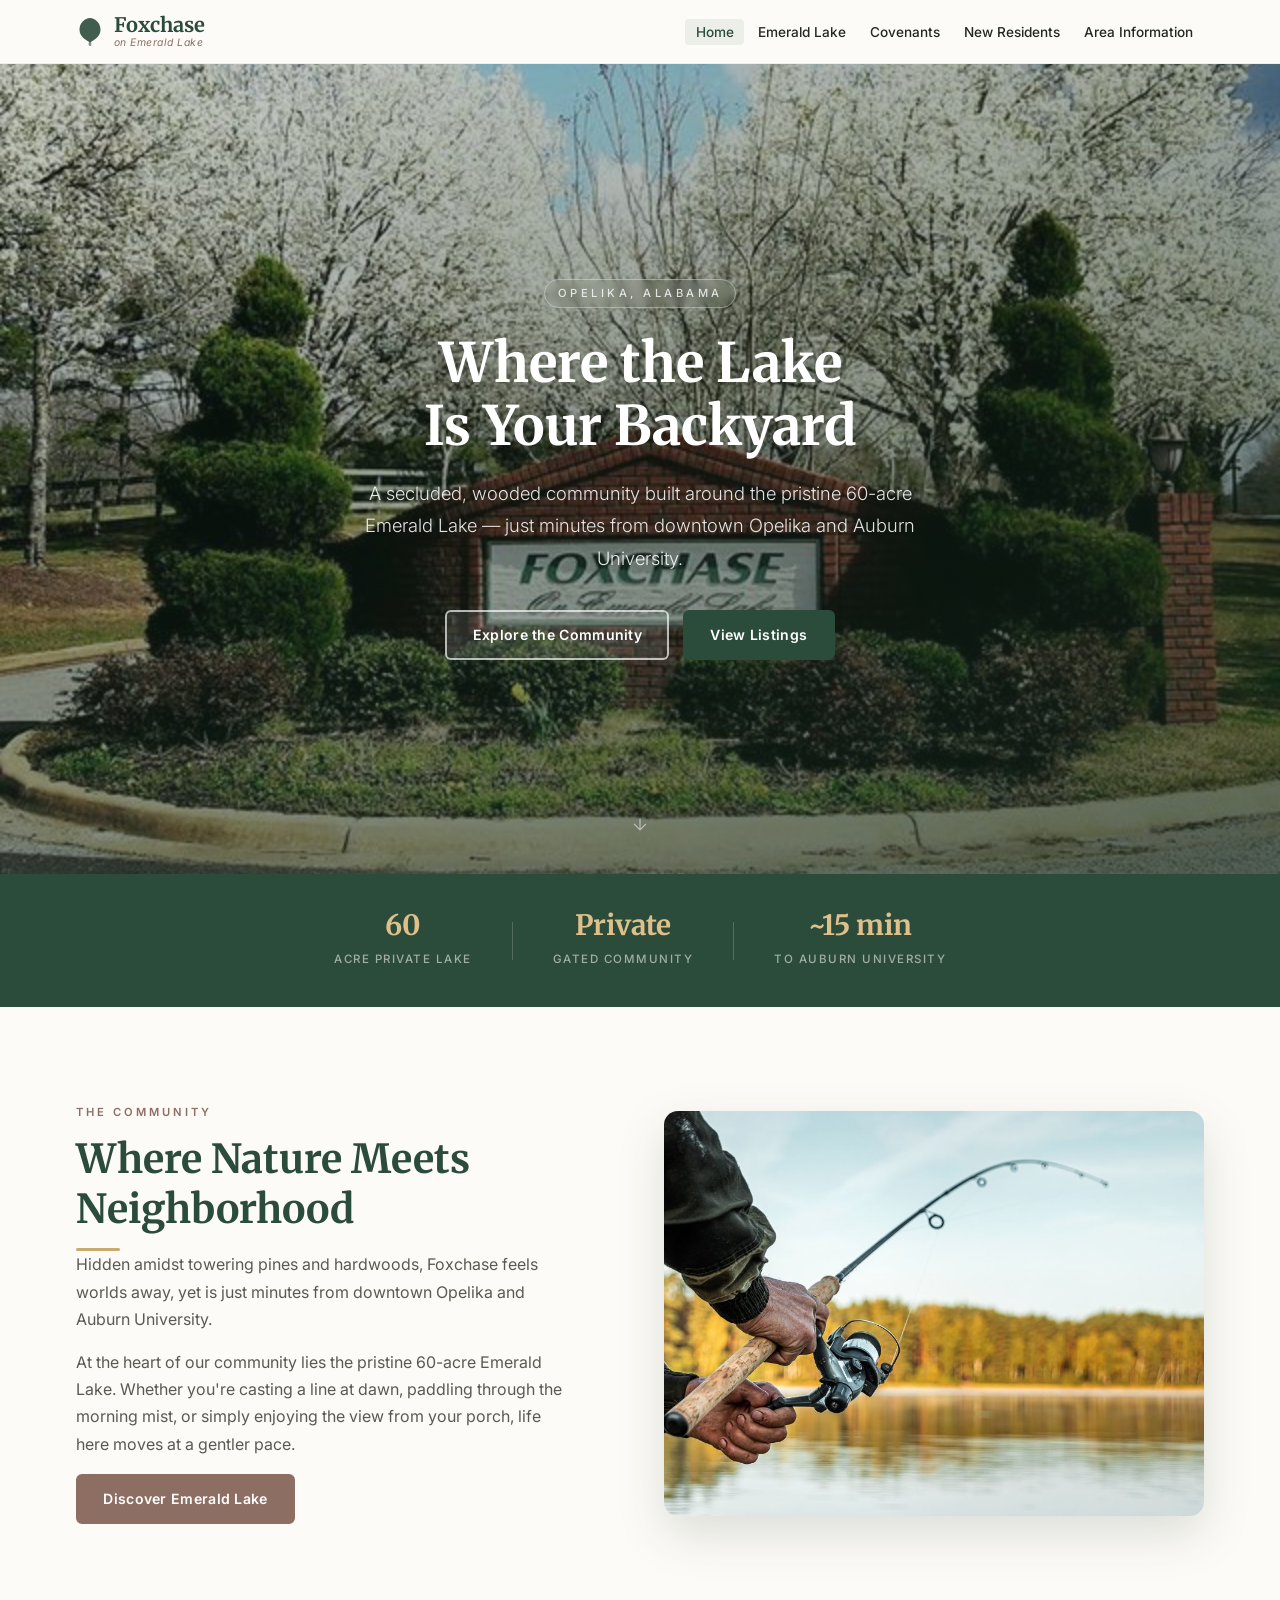
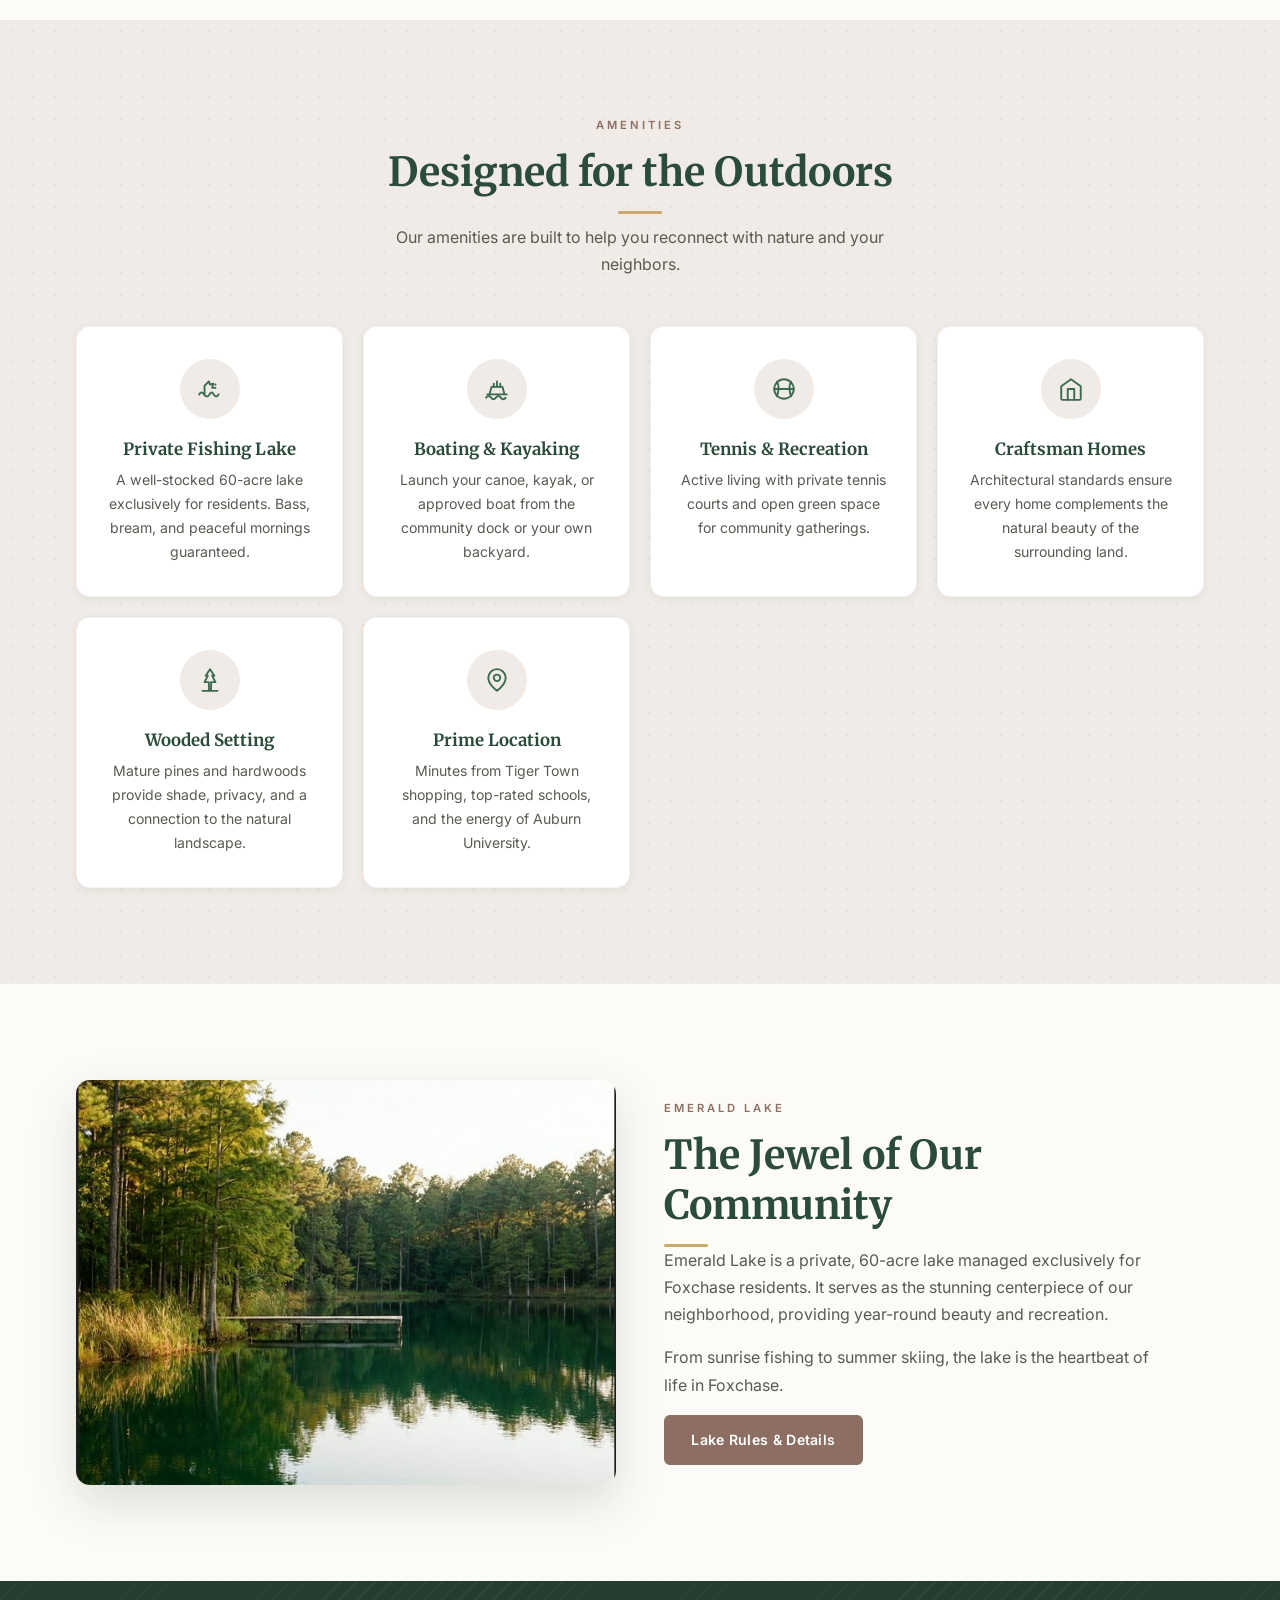
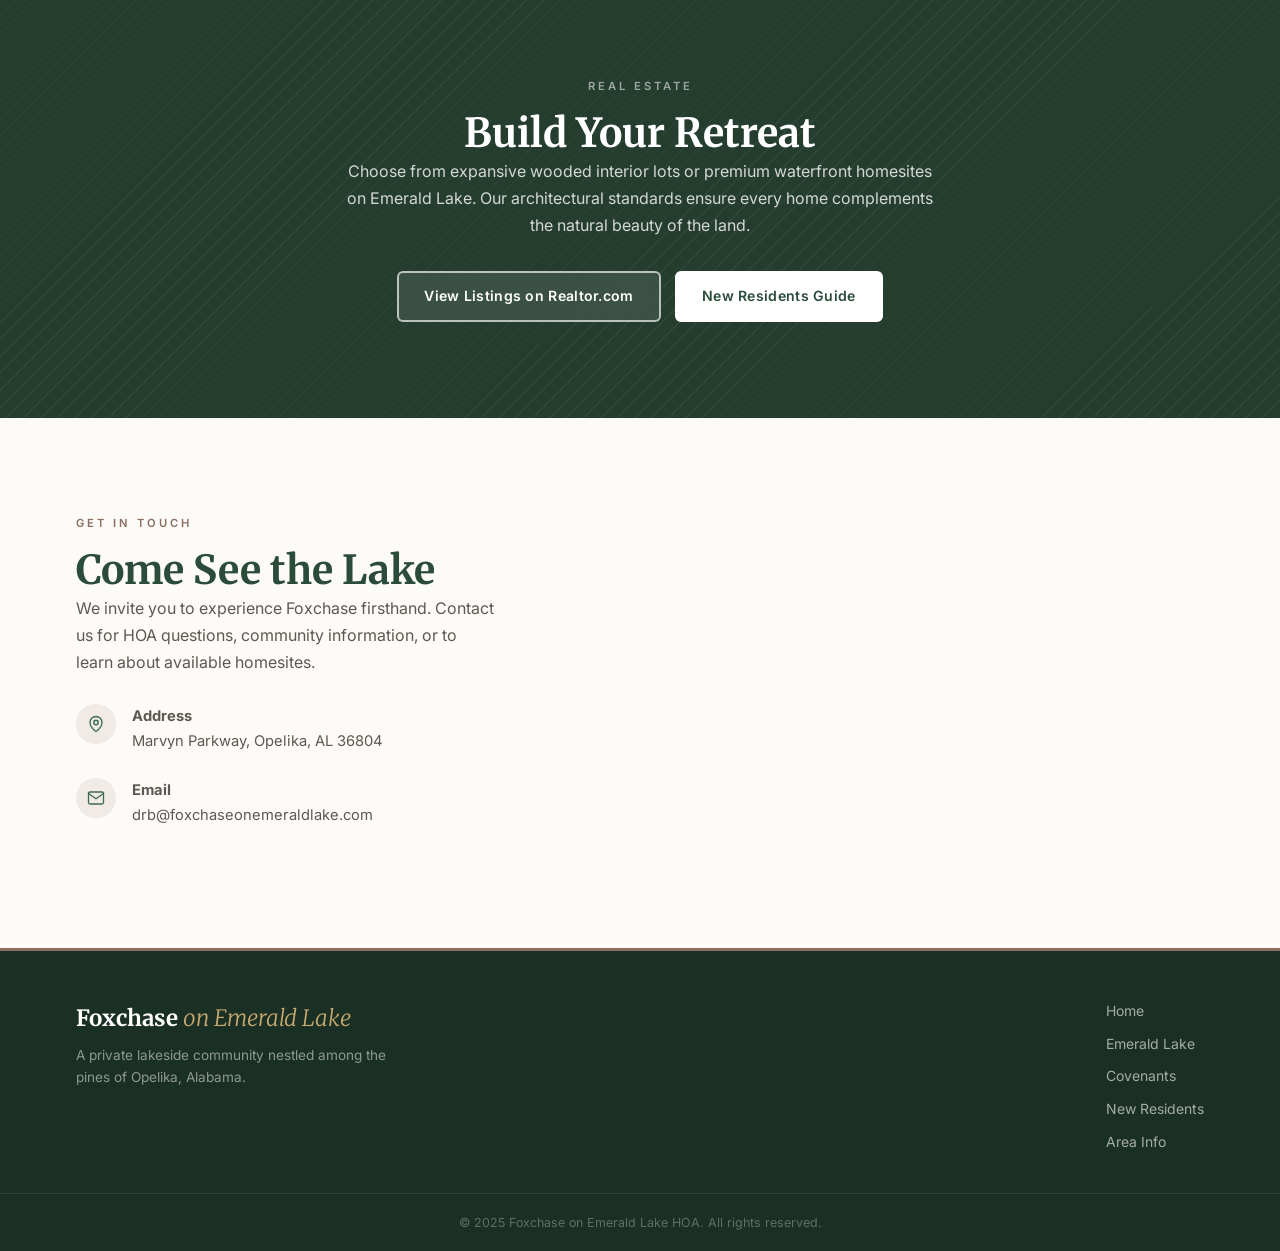
<file: index.html>
<!DOCTYPE html>
<html lang="en">

<head>
    <meta charset="UTF-8">
    <meta name="viewport" content="width=device-width, initial-scale=1.0">
    <title>Foxchase on Emerald Lake | Lakeside Living in Opelika, AL</title>
    <meta name="description"
        content="Discover Foxchase on Emerald Lake — a secluded, wooded community in Opelika, AL featuring a 60-acre private lake and craftsman homes.">
    <link rel="stylesheet" href="styles.css">
    <link rel="preconnect" href="https://fonts.googleapis.com">
    <link rel="preconnect" href="https://fonts.gstatic.com" crossorigin>
    <link href="https://fonts.googleapis.com/css2?family=Merriweather:ital,wght@0,300;0,400;0,700;1,300&family=Inter:wght@300;400;500;600&display=swap" rel="stylesheet">
    <script src="script.js" defer></script>
</head>

<body>

    <!-- ── HEADER ──────────────────────────────────────────── -->
    <header class="site-header">
        <div class="container header-container">
            <a href="index.html" class="logo">
                <svg class="logo-mark" viewBox="0 0 32 36" fill="none" xmlns="http://www.w3.org/2000/svg" aria-hidden="true">
                    <path d="M16 2C10 2 4 8 4 15C4 20 7 24.5 11.5 27L16 30L20.5 27C25 24.5 28 20 28 15C28 8 22 2 16 2Z" fill="currentColor" opacity="0.9"/>
                    <rect x="14.5" y="29" width="3" height="5" rx="1.5" fill="currentColor" opacity="0.6"/>
                </svg>
                <div class="logo-text">
                    Foxchase
                    <span class="logo-sub">on Emerald Lake</span>
                </div>
            </a>
            <nav class="main-nav">
                <button class="mobile-menu-toggle" aria-label="Toggle navigation">
                    <span class="bar"></span>
                    <span class="bar"></span>
                    <span class="bar"></span>
                </button>
                <ul class="nav-links">
                    <li><a href="index.html" class="active">Home</a></li>
                    <li><a href="emerald-lake.html">Emerald Lake</a></li>
                    <li><a href="covenants.html">Covenants</a></li>
                    <li><a href="new-residents.html">New Residents</a></li>
                    <li><a href="area-info.html">Area Information</a></li>
                </ul>
            </nav>
        </div>
    </header>

    <main>

        <!-- ── HERO ────────────────────────────────────────── -->
        <section class="hero-section">
            <div class="hero-bg">
                <img src="images/frontentrance3.jpg" alt="Foxchase Front Entrance" loading="eager">
            </div>
            <div class="hero-overlay"></div>
            <div class="container hero-content">
                <span class="hero-eyebrow">Opelika, Alabama</span>
                <h1 class="fade-in-up">Where the Lake<br>Is Your Backyard</h1>
                <p class="fade-in-up delay-1">A secluded, wooded community built around the pristine 60-acre Emerald Lake — just minutes from downtown Opelika and Auburn University.</p>
                <div class="hero-actions fade-in-up delay-2">
                    <a href="#about" class="btn btn-outline">Explore the Community</a>
                    <a href="https://www.realtor.com/realestateandhomes-search/Opelika_AL/keyword-Foxchase"
                        target="_blank" rel="noopener noreferrer" class="btn btn-primary">View Listings</a>
                </div>
            </div>
            <div class="hero-scroll-hint" aria-hidden="true">
                <svg viewBox="0 0 24 24" fill="none" stroke="currentColor" stroke-width="1.5" width="20" height="20">
                    <path d="M12 5v14M5 12l7 7 7-7"/>
                </svg>
            </div>
        </section>

        <!-- ── STAT STRIP ───────────────────────────────────── -->
        <div class="stat-strip">
            <div class="container stat-strip-inner">
                <div class="stat-item">
                    <span class="stat-num">60</span>
                    <span class="stat-label">Acre Private Lake</span>
                </div>
                <div class="stat-divider"></div>
                <div class="stat-item">
                    <span class="stat-num">Private</span>
                    <span class="stat-label">Gated Community</span>
                </div>
                <div class="stat-divider"></div>
                <div class="stat-item">
                    <span class="stat-num">~15 min</span>
                    <span class="stat-label">to Auburn University</span>
                </div>
            </div>
        </div>

        <!-- ── ABOUT ────────────────────────────────────────── -->
        <section id="about" class="section about-section">
            <div class="container grid-2-col">
                <div class="content-block">
                    <span class="overline">The Community</span>
                    <h2>Where Nature Meets Neighborhood</h2>
                    <p>Hidden amidst towering pines and hardwoods, Foxchase feels worlds away, yet is just minutes from downtown Opelika and Auburn University.</p>
                    <p>At the heart of our community lies the pristine 60-acre Emerald Lake. Whether you're casting a line at dawn, paddling through the morning mist, or simply enjoying the view from your porch, life here moves at a gentler pace.</p>
                    <a href="emerald-lake.html" class="btn btn-secondary">Discover Emerald Lake</a>
                </div>
                <div class="image-block">
                    <img src="images/fishingonthelake.jpg" alt="Fishing on Emerald Lake">
                </div>
            </div>
        </section>

        <!-- ── AMENITIES ─────────────────────────────────────── -->
        <section id="amenities" class="section amenities-section">
            <div class="container">
                <div class="section-header text-center">
                    <span class="overline">Amenities</span>
                    <h2>Designed for the Outdoors</h2>
                    <p>Our amenities are built to help you reconnect with nature and your neighbors.</p>
                </div>
                <div class="amenities-grid">

                    <div class="amenity-card">
                        <div class="amenity-icon">
                            <svg viewBox="0 0 24 24" fill="none" stroke="currentColor" stroke-width="1.75" stroke-linecap="round" stroke-linejoin="round" aria-hidden="true">
                                <path d="M2 17c1.5-2.5 3-2.5 4.5 0S10 19.5 11.5 17 14 14.5 15.5 17s3 2.5 4.5 0"/>
                                <path d="M7 17V9l4-4 1 3 3-1-1 4h3"/>
                                <circle cx="17" cy="8" r="1" fill="currentColor" stroke="none"/>
                            </svg>
                        </div>
                        <h3>Private Fishing Lake</h3>
                        <p>A well-stocked 60-acre lake exclusively for residents. Bass, bream, and peaceful mornings guaranteed.</p>
                    </div>

                    <div class="amenity-card">
                        <div class="amenity-icon">
                            <svg viewBox="0 0 24 24" fill="none" stroke="currentColor" stroke-width="1.75" stroke-linecap="round" stroke-linejoin="round" aria-hidden="true">
                                <path d="M3 17h18M5 17l2-7h10l2 7"/>
                                <path d="M9 10V7M12 10V5M15 10V7"/>
                                <path d="M2 20c1.5-2 3-2 4.5 0s3 2 4.5 0 3-2 4.5 0 3 2 4.5 0"/>
                            </svg>
                        </div>
                        <h3>Boating &amp; Kayaking</h3>
                        <p>Launch your canoe, kayak, or approved boat from the community dock or your own backyard.</p>
                    </div>

                    <div class="amenity-card">
                        <div class="amenity-icon">
                            <svg viewBox="0 0 24 24" fill="none" stroke="currentColor" stroke-width="1.75" stroke-linecap="round" stroke-linejoin="round" aria-hidden="true">
                                <circle cx="12" cy="12" r="9"/>
                                <path d="M5.4 5.4c2 2 2 9.2 0 13.2M18.6 5.4c-2 2-2 9.2 0 13.2"/>
                                <path d="M3 12h18"/>
                            </svg>
                        </div>
                        <h3>Tennis &amp; Recreation</h3>
                        <p>Active living with private tennis courts and open green space for community gatherings.</p>
                    </div>

                    <div class="amenity-card">
                        <div class="amenity-icon">
                            <svg viewBox="0 0 24 24" fill="none" stroke="currentColor" stroke-width="1.75" stroke-linecap="round" stroke-linejoin="round" aria-hidden="true">
                                <path d="M3 9.5L12 3l9 6.5V21a1 1 0 01-1 1H4a1 1 0 01-1-1V9.5z"/>
                                <path d="M9 22V12h6v10"/>
                            </svg>
                        </div>
                        <h3>Craftsman Homes</h3>
                        <p>Architectural standards ensure every home complements the natural beauty of the surrounding land.</p>
                    </div>

                    <div class="amenity-card">
                        <div class="amenity-icon">
                            <svg viewBox="0 0 24 24" fill="none" stroke="currentColor" stroke-width="1.75" stroke-linecap="round" stroke-linejoin="round" aria-hidden="true">
                                <path d="M12 2L8 8h2L7 14h4v7h2v-7h4l-3-6h2L12 2z"/>
                                <path d="M5 22h14"/>
                            </svg>
                        </div>
                        <h3>Wooded Setting</h3>
                        <p>Mature pines and hardwoods provide shade, privacy, and a connection to the natural landscape.</p>
                    </div>

                    <div class="amenity-card">
                        <div class="amenity-icon">
                            <svg viewBox="0 0 24 24" fill="none" stroke="currentColor" stroke-width="1.75" stroke-linecap="round" stroke-linejoin="round" aria-hidden="true">
                                <path d="M12 22s-8-5.5-8-12a8 8 0 0116 0c0 6.5-8 12-8 12z"/>
                                <circle cx="12" cy="10" r="3"/>
                            </svg>
                        </div>
                        <h3>Prime Location</h3>
                        <p>Minutes from Tiger Town shopping, top-rated schools, and the energy of Auburn University.</p>
                    </div>

                </div>
            </div>
        </section>

        <!-- ── LAKE HIGHLIGHT ────────────────────────────────── -->
        <section id="lake" class="section">
            <div class="container grid-2-col">
                <div class="image-block">
                    <img src="images/emeraldlakedock.png" alt="Emerald Lake Dock">
                </div>
                <div class="content-block">
                    <span class="overline">Emerald Lake</span>
                    <h2>The Jewel of Our Community</h2>
                    <p>Emerald Lake is a private, 60-acre lake managed exclusively for Foxchase residents. It serves as the stunning centerpiece of our neighborhood, providing year-round beauty and recreation.</p>
                    <p>From sunrise fishing to summer skiing, the lake is the heartbeat of life in Foxchase.</p>
                    <a href="emerald-lake.html" class="btn btn-secondary">Lake Rules &amp; Details</a>
                </div>
            </div>
        </section>

        <!-- ── LISTINGS CTA ──────────────────────────────────── -->
        <section id="homes" class="section highlight-section">
            <div class="container">
                <div class="highlight-content text-center">
                    <span class="overline overline-light">Real Estate</span>
                    <h2>Build Your Retreat</h2>
                    <p>Choose from expansive wooded interior lots or premium waterfront homesites on Emerald Lake. Our architectural standards ensure every home complements the natural beauty of the land.</p>
                    <div class="cta-actions">
                        <a href="https://www.realtor.com/realestateandhomes-search/Opelika_AL/keyword-Foxchase"
                            target="_blank" rel="noopener noreferrer" class="btn btn-outline">View Listings on Realtor.com</a>
                        <a href="new-residents.html" class="btn btn-light">New Residents Guide</a>
                    </div>
                </div>
            </div>
        </section>

        <!-- ── CONTACT ───────────────────────────────────────── -->
        <section id="contact" class="section contact-section">
            <div class="container grid-2-col">
                <div class="contact-info">
                    <span class="overline">Get in Touch</span>
                    <h2>Come See the Lake</h2>
                    <p>We invite you to experience Foxchase firsthand. Contact us for HOA questions, community information, or to learn about available homesites.</p>
                    <ul class="contact-list">
                        <li>
                            <span class="contact-icon">
                                <svg viewBox="0 0 24 24" fill="none" stroke="currentColor" stroke-width="1.75" stroke-linecap="round" stroke-linejoin="round" aria-hidden="true">
                                    <path d="M12 22s-8-5.5-8-12a8 8 0 0116 0c0 6.5-8 12-8 12z"/>
                                    <circle cx="12" cy="10" r="3"/>
                                </svg>
                            </span>
                            <div>
                                <strong>Address</strong><br>
                                Marvyn Parkway, Opelika, AL 36804
                            </div>
                        </li>
                        <li>
                            <span class="contact-icon">
                                <svg viewBox="0 0 24 24" fill="none" stroke="currentColor" stroke-width="1.75" stroke-linecap="round" stroke-linejoin="round" aria-hidden="true">
                                    <path d="M4 4h16c1.1 0 2 .9 2 2v12c0 1.1-.9 2-2 2H4c-1.1 0-2-.9-2-2V6c0-1.1.9-2 2-2z"/>
                                    <polyline points="22,6 12,13 2,6"/>
                                </svg>
                            </span>
                            <div>
                                <strong>Email</strong><br>
                                drb@foxchaseonemeraldlake.com
                            </div>
                        </li>
                    </ul>
                </div>
            </div>
        </section>

    </main>

    <!-- ── FOOTER ────────────────────────────────────────────── -->
    <footer class="site-footer">
        <div class="container footer-inner">
            <div class="footer-brand">
                <p class="footer-name">Foxchase <em>on Emerald Lake</em></p>
                <p class="footer-tagline">A private lakeside community nestled among the pines of Opelika, Alabama.</p>
            </div>
            <nav class="footer-nav" aria-label="Footer navigation">
                <a href="index.html">Home</a>
                <a href="emerald-lake.html">Emerald Lake</a>
                <a href="covenants.html">Covenants</a>
                <a href="new-residents.html">New Residents</a>
                <a href="area-info.html">Area Info</a>
            </nav>
        </div>
        <div class="footer-bottom">
            <div class="container">
                <p>&copy; 2025 Foxchase on Emerald Lake HOA. All rights reserved.</p>
            </div>
        </div>
    </footer>

</body>
</html>
</file>
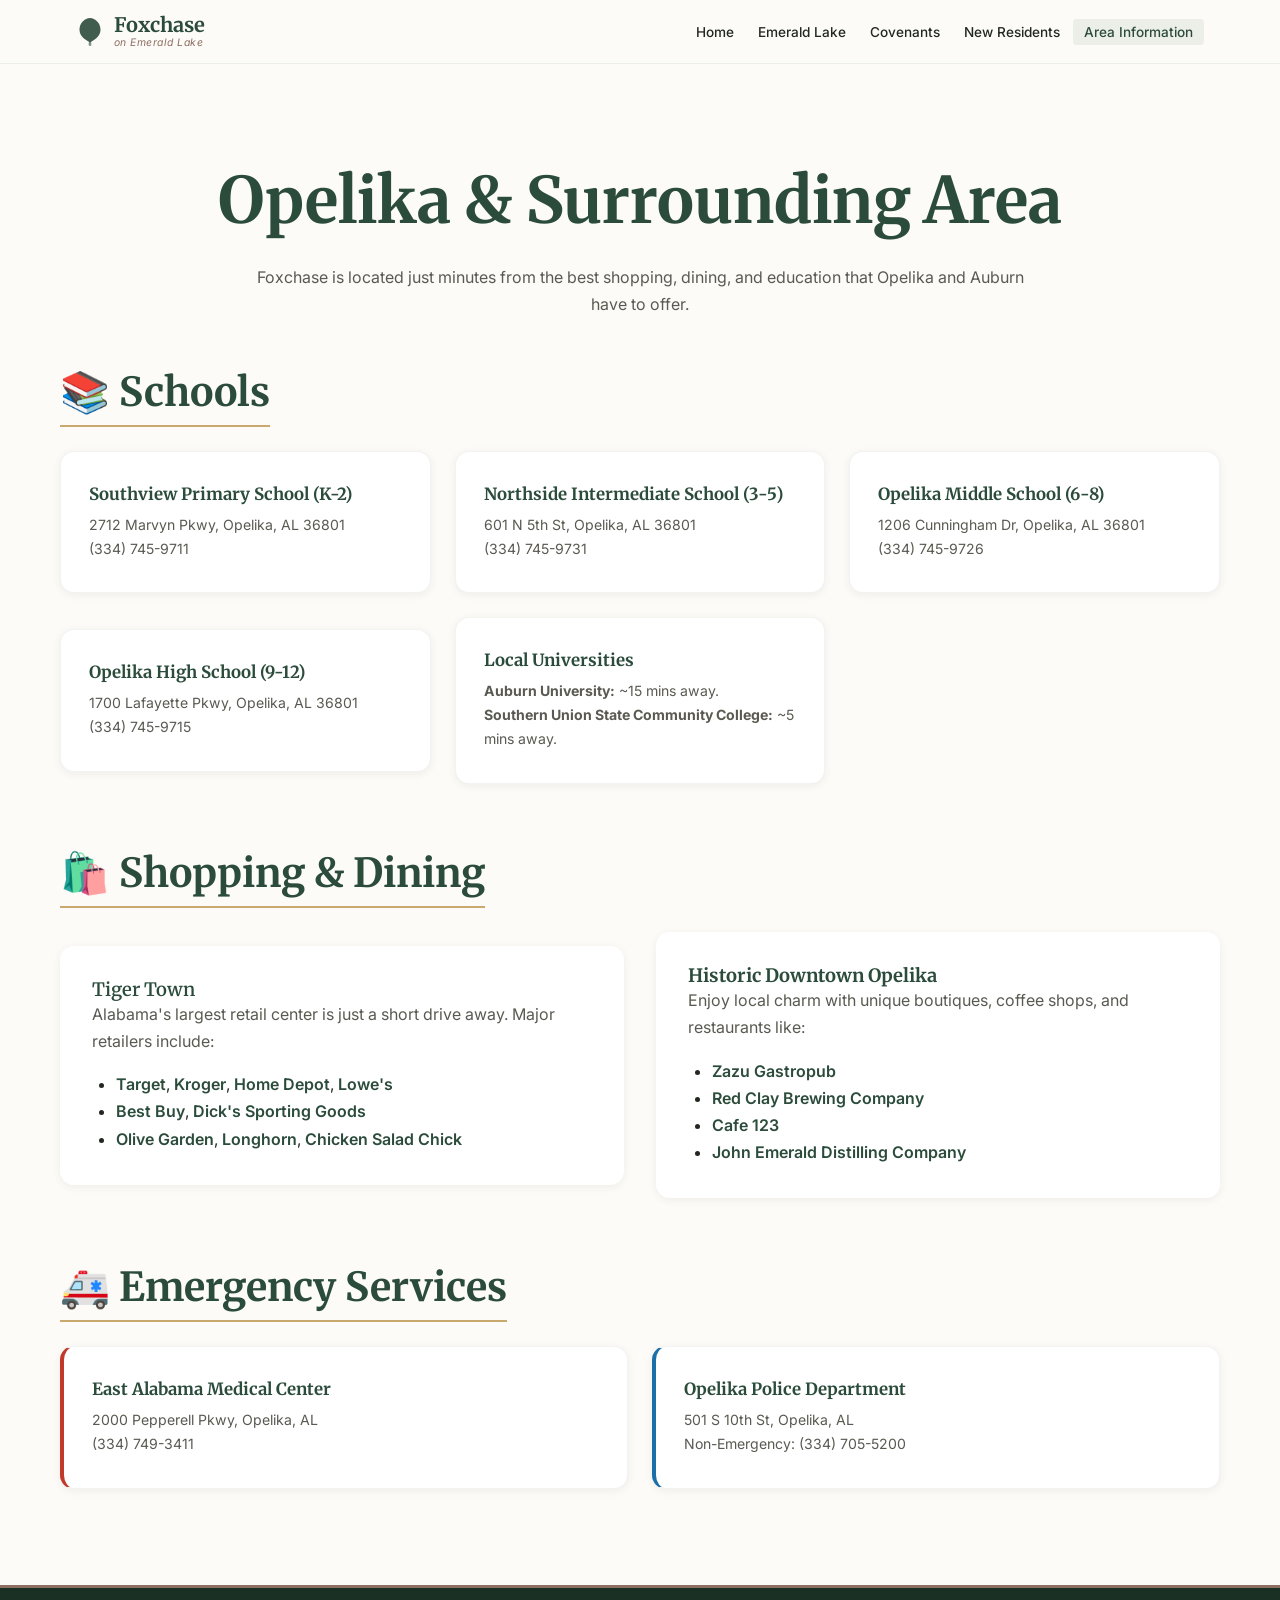
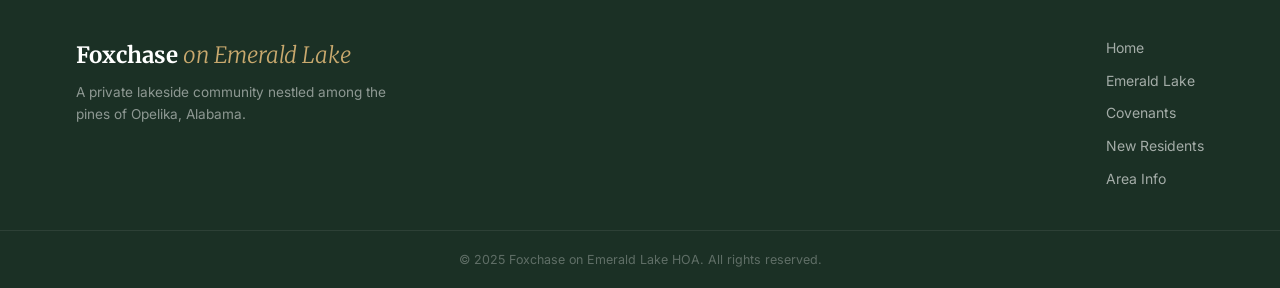
<file: area-info.html>
<!DOCTYPE html>
<html lang="en">

<head>
    <meta charset="UTF-8">
    <meta name="viewport" content="width=device-width, initial-scale=1.0">
    <title>Area Info | Foxchase Community</title>
    <link rel="stylesheet" href="styles.css">
    <link rel="preconnect" href="https://fonts.googleapis.com">
    <link rel="preconnect" href="https://fonts.gstatic.com" crossorigin>
    <link
        href="https://fonts.googleapis.com/css2?family=Merriweather:ital,wght@0,300;0,400;0,700;1,300&family=Inter:wght@300;400;500;600&display=swap"
        rel="stylesheet">
    <script src="script.js" defer></script>
</head>

<body>
    <header class="site-header">
        <div class="container header-container">
            <a href="index.html" class="logo">
                <svg class="logo-mark" viewBox="0 0 32 36" fill="none" xmlns="http://www.w3.org/2000/svg" aria-hidden="true">
                    <path d="M16 2C10 2 4 8 4 15C4 20 7 24.5 11.5 27L16 30L20.5 27C25 24.5 28 20 28 15C28 8 22 2 16 2Z" fill="currentColor" opacity="0.9"/>
                    <rect x="14.5" y="29" width="3" height="5" rx="1.5" fill="currentColor" opacity="0.6"/>
                </svg>
                <div class="logo-text">
                    Foxchase
                    <span class="logo-sub">on Emerald Lake</span>
                </div>
            </a>
            <nav class="main-nav">
                <button class="mobile-menu-toggle" aria-label="Toggle navigation">
                    <span class="bar"></span>
                    <span class="bar"></span>
                    <span class="bar"></span>
                </button>
                <ul class="nav-links">
                    <li><a href="index.html">Home</a></li>
                    <li><a href="emerald-lake.html">Emerald Lake</a></li>
                    <li><a href="covenants.html">Covenants</a></li>
                    <li><a href="new-residents.html">New Residents</a></li>
                    <li><a href="area-info.html" class="active">Area Information</a></li>
                    <!-- <li><a href="https://neighborhoodnet.netlify.app/" class="btn btn-primary">Resident Portal</a></li> -->
                </ul>
            </nav>
        </div>
    </header>

    <main class="container section">
        <h1 class="text-center margin-bottom-md">Opelika & Surrounding Area</h1>
        <p class="text-center" style="max-width: 800px; margin: 0 auto 3rem;">
            Foxchase is located just minutes from the best shopping, dining, and education that Opelika and Auburn have
            to offer.
        </p>

        <div style="margin-bottom: 4rem;">
            <h2 class="margin-bottom-md"
                style="border-bottom: 2px solid var(--color-accent); display: inline-block; padding-bottom: 0.5rem;">📚
                Schools</h2>
            <div class="grid-2-col" style="grid-template-columns: repeat(auto-fit, minmax(300px, 1fr)); gap: 1.5rem;">
                <div class="amenity-card" style="text-align: left;">
                    <h3>Southview Primary School (K-2)</h3>
                    <p>2712 Marvyn Pkwy, Opelika, AL 36801</p>
                    <p>(334) 745-9711</p>
                </div>
                <div class="amenity-card" style="text-align: left;">
                    <h3>Northside Intermediate School (3-5)</h3>
                    <p>601 N 5th St, Opelika, AL 36801</p>
                    <p>(334) 745-9731</p>
                </div>
                <div class="amenity-card" style="text-align: left;">
                    <h3>Opelika Middle School (6-8)</h3>
                    <p>1206 Cunningham Dr, Opelika, AL 36801</p>
                    <p>(334) 745-9726</p>
                </div>
                <div class="amenity-card" style="text-align: left;">
                    <h3>Opelika High School (9-12)</h3>
                    <p>1700 Lafayette Pkwy, Opelika, AL 36801</p>
                    <p>(334) 745-9715</p>
                </div>
                <div class="amenity-card" style="text-align: left;">
                    <h3>Local Universities</h3>
                    <p><strong>Auburn University:</strong> ~15 mins away.<br>
                        <strong>Southern Union State Community College:</strong> ~5 mins away.
                    </p>
                </div>
            </div>
        </div>

        <div style="margin-bottom: 4rem;">
            <h2 class="margin-bottom-md"
                style="border-bottom: 2px solid var(--color-accent); display: inline-block; padding-bottom: 0.5rem;">🛍️
                Shopping & Dining</h2>
            <div class="grid-2-col" style="gap: 2rem;">
                <div
                    style="background: white; padding: 2rem; border-radius: var(--border-radius-md); box-shadow: var(--shadow-sm);">
                    <h3><a href="https://www.aotourism.com/Shopping/Tiger-Town/" target="_blank"
                            rel="noopener noreferrer" style="text-decoration: none; color: inherit;">Tiger Town</a></h3>
                    <p>Alabama's largest retail center is just a short drive away. Major retailers include:</p>
                    <ul style="padding-left: 1.5rem; margin-top: 0.5rem;">
                        <li>
                            <a href="https://www.google.com/maps/search/Target+Tiger+Town+Opelika"
                                target="_blank" rel="noopener noreferrer">Target</a>,
                            <a href="https://www.google.com/maps/search/Kroger+Tiger+Town+Opelika"
                                target="_blank" rel="noopener noreferrer">Kroger</a>,
                            <a href="https://www.google.com/maps/search/Home+Depot+Tiger+Town+Opelika"
                                target="_blank" rel="noopener noreferrer">Home Depot</a>,
                            <a href="https://www.google.com/maps/search/Lowes+Tiger+Town+Opelika"
                                target="_blank" rel="noopener noreferrer">Lowe's</a>
                        </li>
                        <li>
                            <a href="https://www.google.com/maps/search/Best+Buy+Tiger+Town+Opelika"
                                target="_blank" rel="noopener noreferrer">Best Buy</a>,
                            <a href="https://www.google.com/maps/search/Dicks+Sporting+Goods+Tiger+Town+Opelika"
                                target="_blank" rel="noopener noreferrer">Dick's Sporting Goods</a>
                        </li>
                        <li>
                            <a href="https://www.google.com/maps/search/Olive+Garden+Tiger+Town+Opelika"
                                target="_blank" rel="noopener noreferrer">Olive Garden</a>,
                            <a href="https://www.google.com/maps/search/Longhorn+Steakhouse+Tiger+Town+Opelika"
                                target="_blank" rel="noopener noreferrer">Longhorn</a>,
                            <a href="https://www.google.com/maps/search/Chicken+Salad+Chick+Tiger+Town+Opelika"
                                target="_blank" rel="noopener noreferrer">Chicken Salad Chick</a>
                        </li>
                    </ul>
                </div>
                <div
                    style="background: white; padding: 2rem; border-radius: var(--border-radius-md); box-shadow: var(--shadow-sm);">
                    <h3>Historic Downtown Opelika</h3>
                    <p>Enjoy local charm with unique boutiques, coffee shops, and restaurants like:</p>
                    <ul style="padding-left: 1.5rem; margin-top: 0.5rem;">
                        <li><a href="https://www.zazuopelika.com/" target="_blank" rel="noopener noreferrer">Zazu Gastropub</a></li>
                        <li><a href="https://www.redclaybrewingcompany.com/" target="_blank" rel="noopener noreferrer">Red Clay Brewing Company</a></li>
                        <li><a href="https://www.cafeonetwentythree.com/" target="_blank" rel="noopener noreferrer">Cafe 123</a></li>
                        <li><a href="https://www.johnemeralddistilling.com/" target="_blank" rel="noopener noreferrer">John Emerald Distilling Company</a></li>
                    </ul>
                </div>
            </div>
        </div>

        <div>
            <h2 class="margin-bottom-md"
                style="border-bottom: 2px solid var(--color-accent); display: inline-block; padding-bottom: 0.5rem;">🚑
                Emergency Services</h2>
            <div class="grid-2-col" style="grid-template-columns: repeat(auto-fit, minmax(300px, 1fr)); gap: 1.5rem;">
                <div class="amenity-card emergency-card emergency-card--medical" style="text-align: left;">
                    <h3>East Alabama Medical Center</h3>
                    <p>2000 Pepperell Pkwy, Opelika, AL</p>
                    <p>(334) 749-3411</p>
                </div>
                <div class="amenity-card emergency-card emergency-card--police" style="text-align: left;">
                    <h3>Opelika Police Department</h3>
                    <p>501 S 10th St, Opelika, AL</p>
                    <p>Non-Emergency: (334) 705-5200</p>
                </div>
            </div>
        </div>
    </main>

    <footer class="site-footer">
        <div class="container footer-inner">
            <div class="footer-brand">
                <p class="footer-name">Foxchase <em>on Emerald Lake</em></p>
                <p class="footer-tagline">A private lakeside community nestled among the pines of Opelika, Alabama.</p>
            </div>
            <nav class="footer-nav" aria-label="Footer navigation">
                <a href="index.html">Home</a>
                <a href="emerald-lake.html">Emerald Lake</a>
                <a href="covenants.html">Covenants</a>
                <a href="new-residents.html">New Residents</a>
                <a href="area-info.html">Area Info</a>
            </nav>
        </div>
        <div class="footer-bottom">
            <div class="container">
                <p>&copy; 2025 Foxchase on Emerald Lake HOA. All rights reserved.</p>
            </div>
        </div>
    </footer>
</body>

</html>
</file>
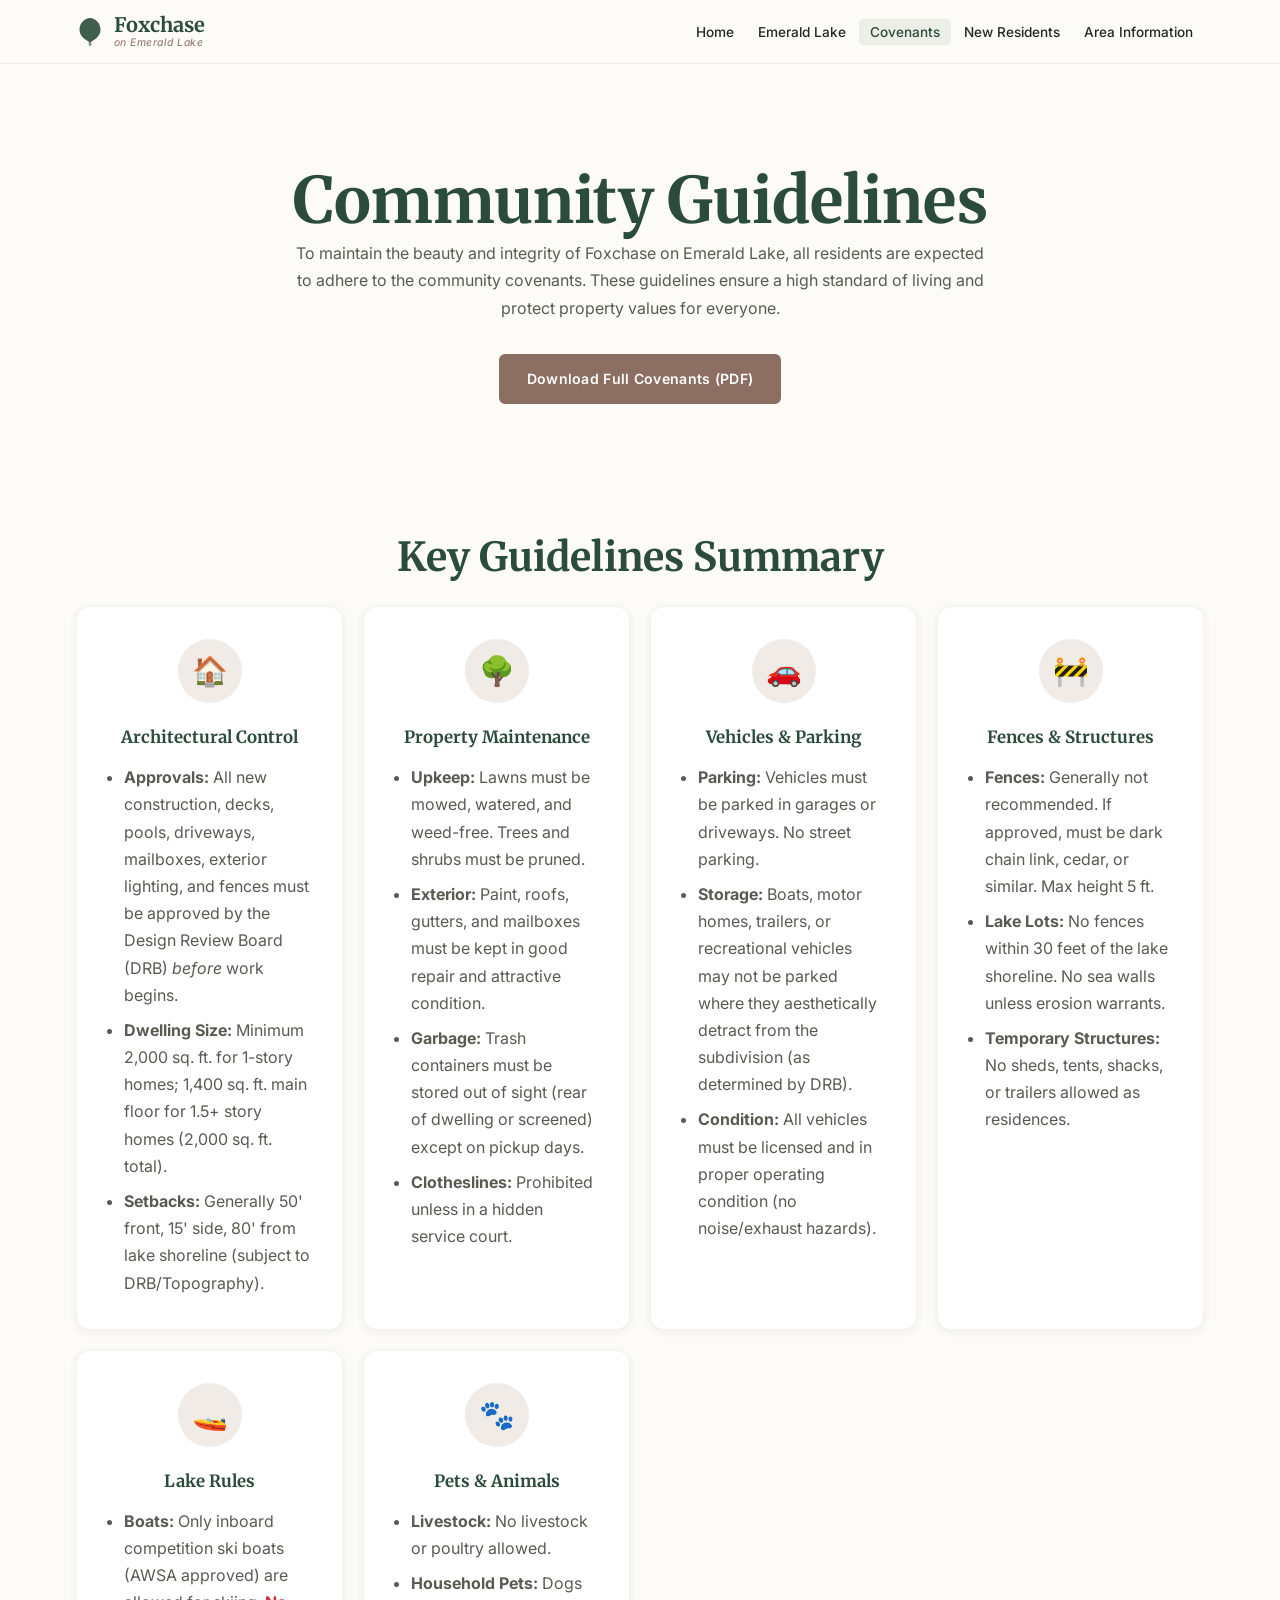
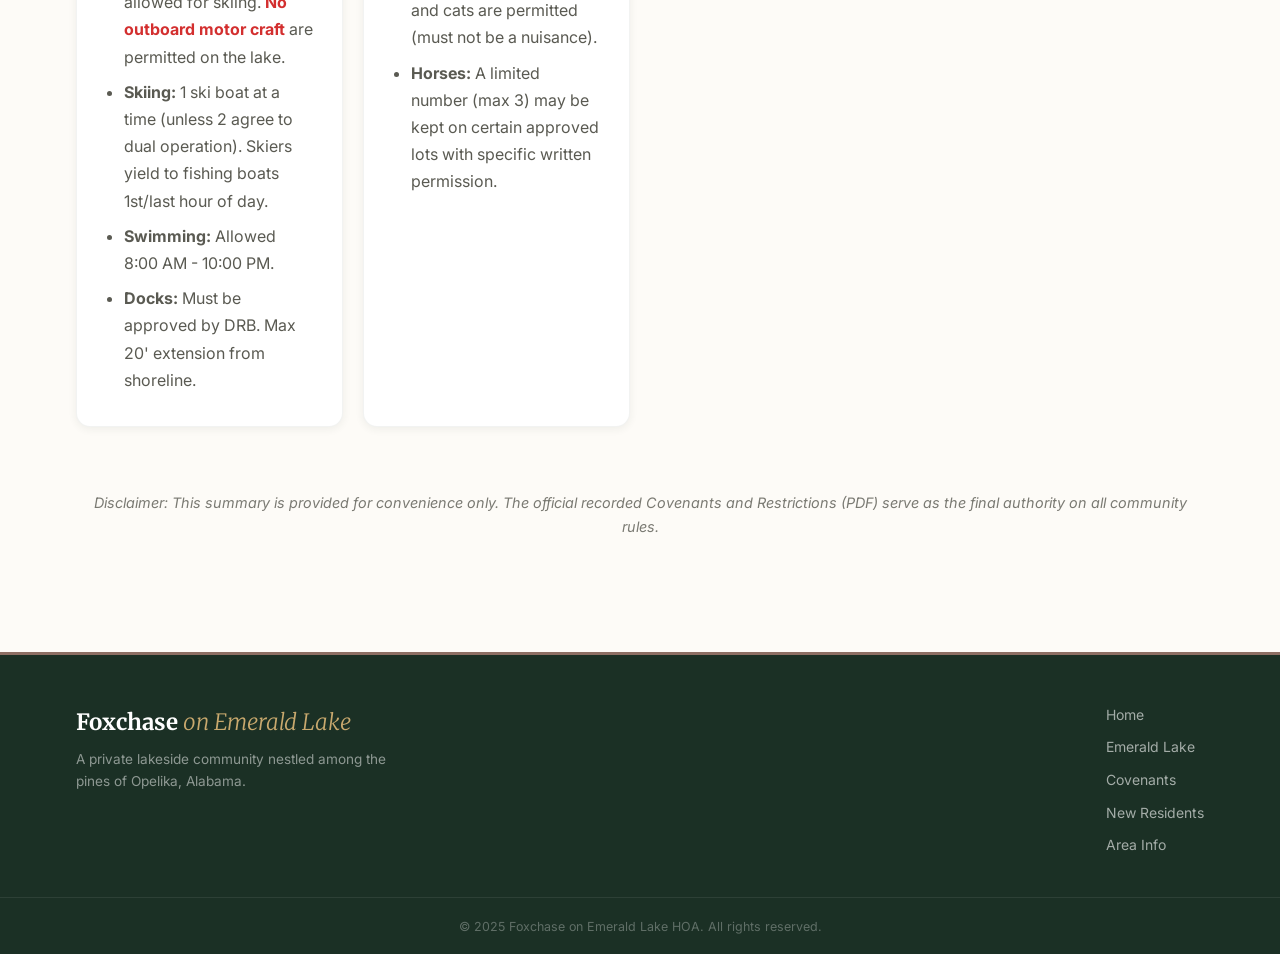
<file: covenants.html>
<!DOCTYPE html>
<html lang="en">

<head>
    <meta charset="UTF-8">
    <meta name="viewport" content="width=device-width, initial-scale=1.0">
    <title>Covenants & Guidelines | Foxchase Community</title>
    <link rel="stylesheet" href="styles.css">
    <link rel="preconnect" href="https://fonts.googleapis.com">
    <link rel="preconnect" href="https://fonts.gstatic.com" crossorigin>
    <link
        href="https://fonts.googleapis.com/css2?family=Merriweather:ital,wght@0,300;0,400;0,700;1,300&family=Inter:wght@300;400;500;600&display=swap"
        rel="stylesheet">
    <script src="script.js" defer></script>
</head>

<body>
    <header class="site-header">
        <div class="container header-container">
            <a href="index.html" class="logo">
                <svg class="logo-mark" viewBox="0 0 32 36" fill="none" xmlns="http://www.w3.org/2000/svg" aria-hidden="true">
                    <path d="M16 2C10 2 4 8 4 15C4 20 7 24.5 11.5 27L16 30L20.5 27C25 24.5 28 20 28 15C28 8 22 2 16 2Z" fill="currentColor" opacity="0.9"/>
                    <rect x="14.5" y="29" width="3" height="5" rx="1.5" fill="currentColor" opacity="0.6"/>
                </svg>
                <div class="logo-text">
                    Foxchase
                    <span class="logo-sub">on Emerald Lake</span>
                </div>
            </a>
            <nav class="main-nav">
                <button class="mobile-menu-toggle" aria-label="Toggle navigation">
                    <span class="bar"></span>
                    <span class="bar"></span>
                    <span class="bar"></span>
                </button>
                <ul class="nav-links">
                    <li><a href="index.html">Home</a></li>
                    <li><a href="emerald-lake.html">Emerald Lake</a></li>
                    <li><a href="covenants.html" class="active">Covenants</a></li>
                    <li><a href="new-residents.html">New Residents</a></li>
                    <li><a href="area-info.html">Area Information</a></li>
                    <!-- <li><a href="https://neighborhoodnet.netlify.app/" class="btn btn-primary">Resident Portal</a></li> -->
                </ul>
            </nav>
        </div>
    </header>

    <main>
        <section class="section" style="padding-bottom: 2rem;">
            <div class="container text-center">
                <h1>Community Guidelines</h1>
                <p style="max-width: 700px; margin: 0 auto 2rem;">
                    To maintain the beauty and integrity of Foxchase on Emerald Lake, all residents are expected to
                    adhere to the community covenants. These guidelines ensure a high standard of living and protect
                    property values for everyone.
                </p>
                <a href="Covenants.pdf" class="btn btn-secondary" target="_blank" rel="noopener noreferrer">
                    Download Full Covenants (PDF)
                </a>
            </div>
        </section>

        <section class="section">
            <div class="container">
                <h2 class="text-center margin-bottom-md">Key Guidelines Summary</h2>
                <div class="amenities-grid">

                    <!-- Architectural Control -->
                    <div class="amenity-card" style="text-align: left;">
                        <div class="icon-box" style="margin: 0 auto 1.5rem;">🏠</div>
                        <h3 class="text-center">Architectural Control</h3>
                        <ul
                            style="list-style-type: disc; padding-left: 1.2rem; margin-top: 1rem; color: var(--color-text-muted);">
                            <li style="margin-bottom: 0.5rem;"><strong>Approvals:</strong> All new construction, decks,
                                pools, driveways, mailboxes, exterior lighting, and fences must be approved by the
                                Design Review Board (DRB) <em>before</em> work begins.</li>
                            <li style="margin-bottom: 0.5rem;"><strong>Dwelling Size:</strong> Minimum 2,000 sq. ft. for
                                1-story homes; 1,400 sq. ft. main floor for 1.5+ story homes (2,000 sq. ft. total).</li>
                            <li><strong>Setbacks:</strong> Generally 50' front, 15' side, 80' from lake shoreline
                                (subject to DRB/Topography).</li>
                        </ul>
                    </div>

                    <!-- Property Maintenance -->
                    <div class="amenity-card" style="text-align: left;">
                        <div class="icon-box" style="margin: 0 auto 1.5rem;">🌳</div>
                        <h3 class="text-center">Property Maintenance</h3>
                        <ul
                            style="list-style-type: disc; padding-left: 1.2rem; margin-top: 1rem; color: var(--color-text-muted);">
                            <li style="margin-bottom: 0.5rem;"><strong>Upkeep:</strong> Lawns must be mowed, watered,
                                and weed-free. Trees and shrubs must be pruned.</li>
                            <li style="margin-bottom: 0.5rem;"><strong>Exterior:</strong> Paint, roofs, gutters, and
                                mailboxes must be kept in good repair and attractive condition.</li>
                            <li style="margin-bottom: 0.5rem;"><strong>Garbage:</strong> Trash containers must be stored
                                out of sight (rear of dwelling or screened) except on pickup days.</li>
                            <li><strong>Clotheslines:</strong> Prohibited unless in a hidden service court.</li>
                        </ul>
                    </div>

                    <!-- Vehicles & Parking -->
                    <div class="amenity-card" style="text-align: left;">
                        <div class="icon-box" style="margin: 0 auto 1.5rem;">🚗</div>
                        <h3 class="text-center">Vehicles & Parking</h3>
                        <ul
                            style="list-style-type: disc; padding-left: 1.2rem; margin-top: 1rem; color: var(--color-text-muted);">
                            <li style="margin-bottom: 0.5rem;"><strong>Parking:</strong> Vehicles must be parked in
                                garages or driveways. No street parking.</li>
                            <li style="margin-bottom: 0.5rem;"><strong>Storage:</strong> Boats, motor homes, trailers,
                                or recreational vehicles may not be parked where they aesthetically detract from the
                                subdivision (as determined by DRB).</li>
                            <li><strong>Condition:</strong> All vehicles must be licensed and in proper operating
                                condition (no noise/exhaust hazards).</li>
                        </ul>
                    </div>

                    <!-- Fences & Structures -->
                    <div class="amenity-card" style="text-align: left;">
                        <div class="icon-box" style="margin: 0 auto 1.5rem;">🚧</div>
                        <h3 class="text-center">Fences & Structures</h3>
                        <ul
                            style="list-style-type: disc; padding-left: 1.2rem; margin-top: 1rem; color: var(--color-text-muted);">
                            <li style="margin-bottom: 0.5rem;"><strong>Fences:</strong> Generally not recommended. If
                                approved, must be dark chain link, cedar, or similar. Max height 5 ft.</li>
                            <li style="margin-bottom: 0.5rem;"><strong>Lake Lots:</strong> No fences within 30 feet of
                                the lake shoreline. No sea walls unless erosion warrants.</li>
                            <li><strong>Temporary Structures:</strong> No sheds, tents, shacks, or trailers allowed as
                                residences.</li>
                        </ul>
                    </div>

                    <!-- Lake Rules -->
                    <div class="amenity-card" style="text-align: left;">
                        <div class="icon-box" style="margin: 0 auto 1.5rem;">🚤</div>
                        <h3 class="text-center">Lake Rules</h3>
                        <ul
                            style="list-style-type: disc; padding-left: 1.2rem; margin-top: 1rem; color: var(--color-text-muted);">
                            <li style="margin-bottom: 0.5rem;"><strong>Boats:</strong> Only inboard competition ski
                                boats (AWSA approved) are allowed for skiing. <strong style="color: #d32f2f;">No
                                    outboard motor craft</strong> are permitted on the lake.</li>
                            <li style="margin-bottom: 0.5rem;"><strong>Skiing:</strong> 1 ski boat at a time (unless 2
                                agree to dual operation). Skiers yield to fishing boats 1st/last hour of day.</li>
                            <li style="margin-bottom: 0.5rem;"><strong>Swimming:</strong> Allowed 8:00 AM - 10:00 PM.
                            </li>
                            <li><strong>Docks:</strong> Must be approved by DRB. Max 20' extension from shoreline.</li>
                        </ul>
                    </div>

                    <!-- Animals -->
                    <div class="amenity-card" style="text-align: left;">
                        <div class="icon-box" style="margin: 0 auto 1.5rem;">🐾</div>
                        <h3 class="text-center">Pets & Animals</h3>
                        <ul
                            style="list-style-type: disc; padding-left: 1.2rem; margin-top: 1rem; color: var(--color-text-muted);">
                            <li style="margin-bottom: 0.5rem;"><strong>Livestock:</strong> No livestock or poultry
                                allowed.</li>
                            <li style="margin-bottom: 0.5rem;"><strong>Household Pets:</strong> Dogs and cats are
                                permitted (must not be a nuisance).</li>
                            <li><strong>Horses:</strong> A limited number (max 3) may be kept on certain approved lots
                                with specific written permission.</li>
                        </ul>
                    </div>

                </div>

                <div class="text-center" style="margin-top: 4rem; opacity: 0.8; font-size: 0.9rem;">
                    <p><em>Disclaimer: This summary is provided for convenience only. The official recorded Covenants
                            and Restrictions (PDF) serve as the final authority on all community rules.</em></p>
                </div>
            </div>
        </section>
    </main>

    <footer class="site-footer">
        <div class="container footer-inner">
            <div class="footer-brand">
                <p class="footer-name">Foxchase <em>on Emerald Lake</em></p>
                <p class="footer-tagline">A private lakeside community nestled among the pines of Opelika, Alabama.</p>
            </div>
            <nav class="footer-nav" aria-label="Footer navigation">
                <a href="index.html">Home</a>
                <a href="emerald-lake.html">Emerald Lake</a>
                <a href="covenants.html">Covenants</a>
                <a href="new-residents.html">New Residents</a>
                <a href="area-info.html">Area Info</a>
            </nav>
        </div>
        <div class="footer-bottom">
            <div class="container">
                <p>&copy; 2025 Foxchase on Emerald Lake HOA. All rights reserved.</p>
            </div>
        </div>
    </footer>
</body>

</html>
</file>
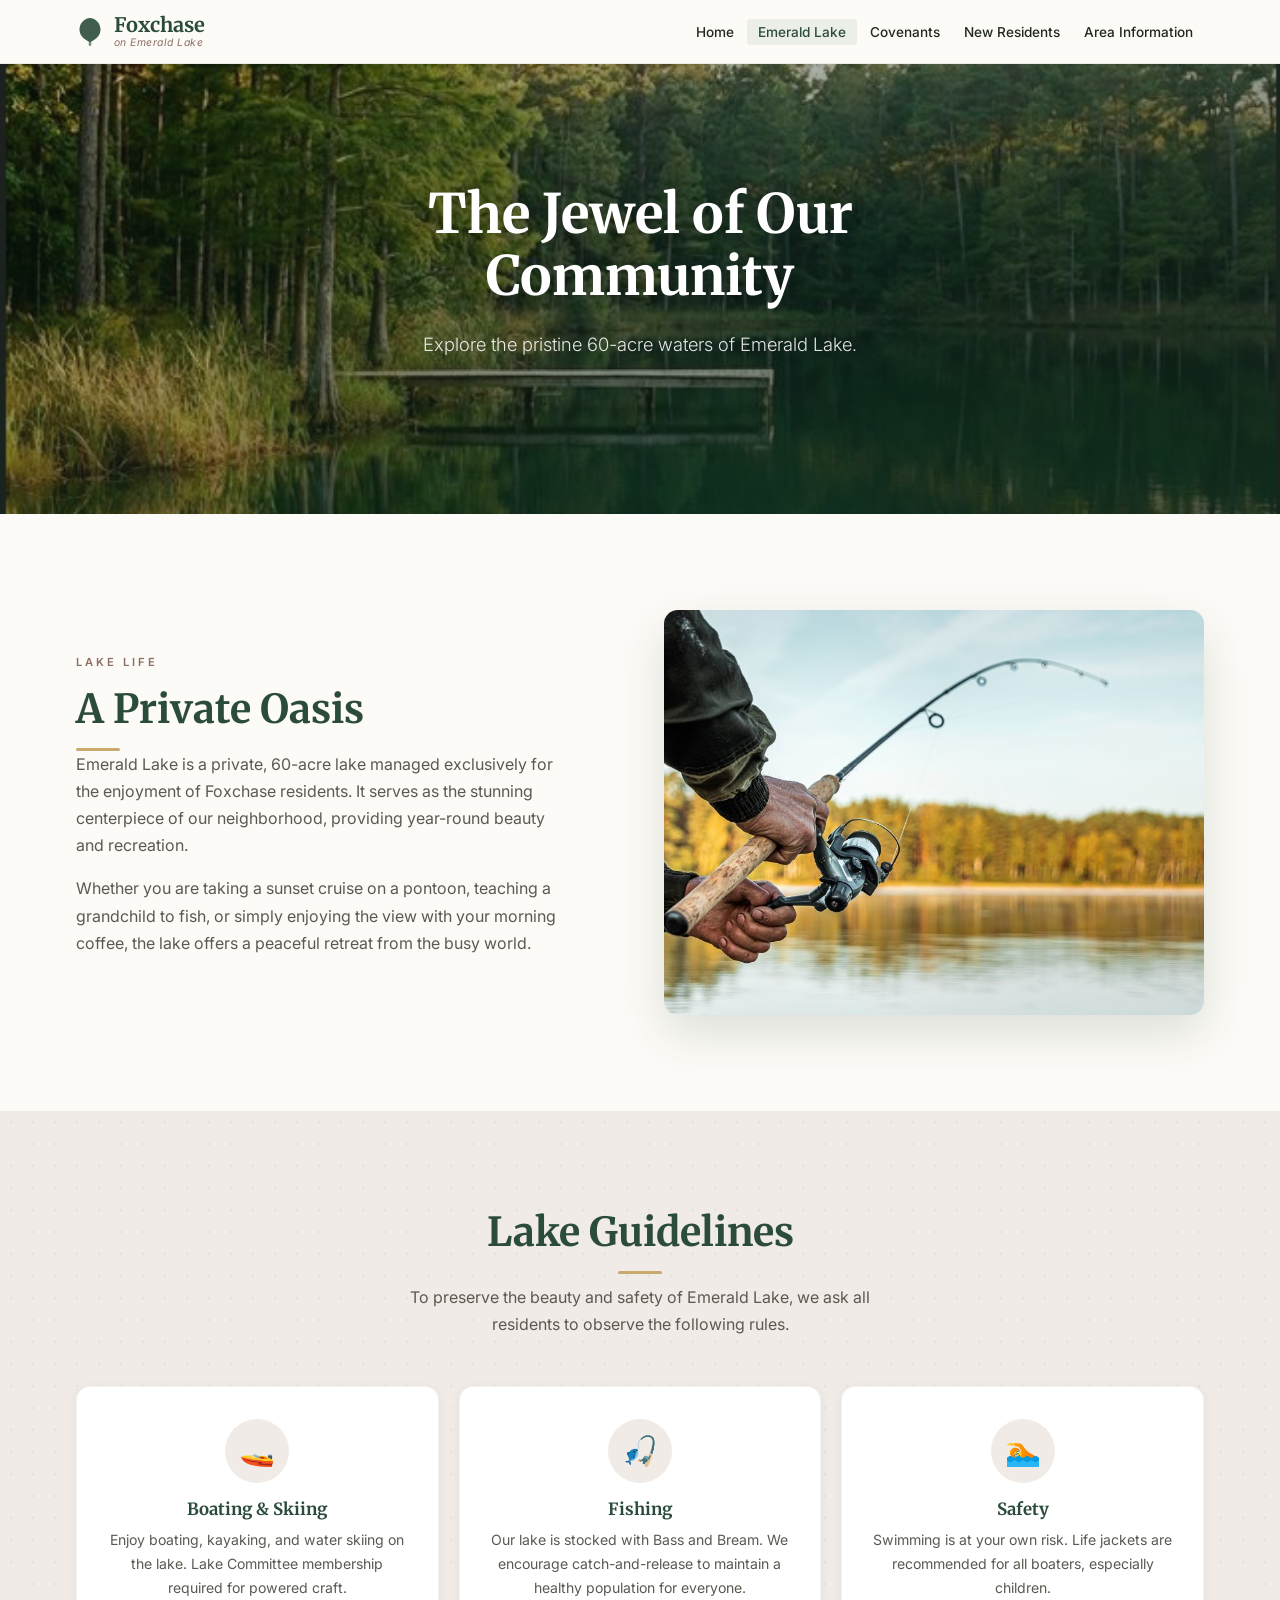
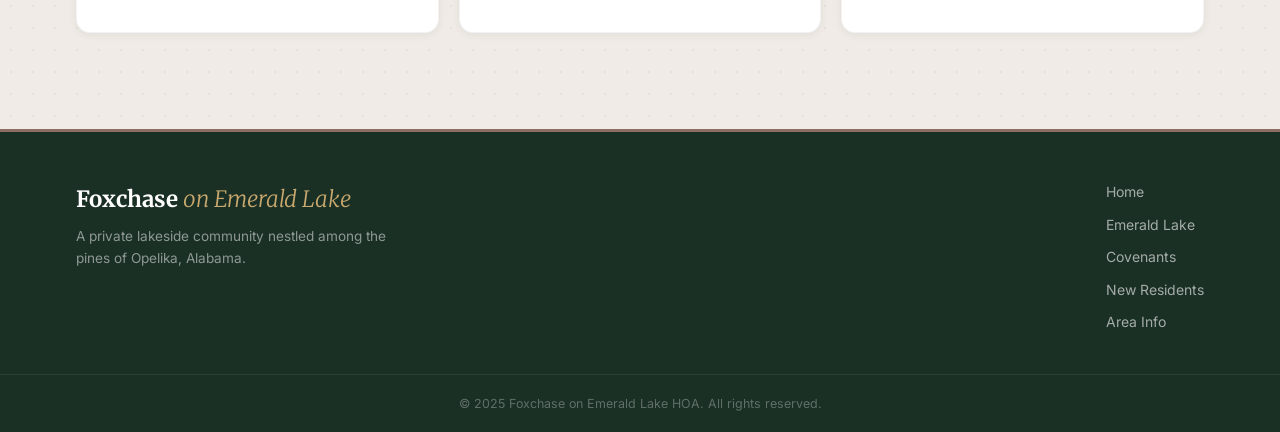
<file: emerald-lake.html>
<!DOCTYPE html>
<html lang="en">

<head>
    <meta charset="UTF-8">
    <meta name="viewport" content="width=device-width, initial-scale=1.0">
    <title>Emerald Lake | Foxchase Community</title>
    <link rel="stylesheet" href="styles.css">
    <link rel="preconnect" href="https://fonts.googleapis.com">
    <link rel="preconnect" href="https://fonts.gstatic.com" crossorigin>
    <link
        href="https://fonts.googleapis.com/css2?family=Merriweather:ital,wght@0,300;0,400;0,700;1,300&family=Inter:wght@300;400;500;600&display=swap"
        rel="stylesheet">
    <script src="script.js" defer></script>
</head>

<body>
    <header class="site-header">
        <div class="container header-container">
            <a href="index.html" class="logo">
                <svg class="logo-mark" viewBox="0 0 32 36" fill="none" xmlns="http://www.w3.org/2000/svg" aria-hidden="true">
                    <path d="M16 2C10 2 4 8 4 15C4 20 7 24.5 11.5 27L16 30L20.5 27C25 24.5 28 20 28 15C28 8 22 2 16 2Z" fill="currentColor" opacity="0.9"/>
                    <rect x="14.5" y="29" width="3" height="5" rx="1.5" fill="currentColor" opacity="0.6"/>
                </svg>
                <div class="logo-text">
                    Foxchase
                    <span class="logo-sub">on Emerald Lake</span>
                </div>
            </a>
            <nav class="main-nav">
                <button class="mobile-menu-toggle" aria-label="Toggle navigation">
                    <span class="bar"></span>
                    <span class="bar"></span>
                    <span class="bar"></span>
                </button>
                <ul class="nav-links">
                    <li><a href="index.html">Home</a></li>
                    <li><a href="emerald-lake.html" class="active">Emerald Lake</a></li>
                    <li><a href="covenants.html">Covenants</a></li>
                    <li><a href="new-residents.html">New Residents</a></li>
                    <li><a href="area-info.html">Area Information</a></li>
                    <!-- <li><a href="https://neighborhoodnet.netlify.app/" class="btn btn-primary">Resident Portal</a></li> -->
                </ul>
            </nav>
        </div>
    </header>

    <main>
        <section class="hero-section" style="height: 50vh; min-height: 400px;">
            <div class="hero-bg">
                <img src="images/emeraldlakedock.png" alt="Emerald Lake Dock">
            </div>
            <div class="hero-overlay"></div>
            <div class="container hero-content">
                <h1 class="fade-in-up">The Jewel of Our Community</h1>
                <p class="fade-in-up delay-1">Explore the pristine 60-acre waters of Emerald Lake.</p>
            </div>
        </section>

        <section class="section">
            <div class="container grid-2-col">
                <div class="content-block">
                    <span class="overline">Lake Life</span>
                    <h2>A Private Oasis</h2>
                    <p>Emerald Lake is a private, 60-acre lake managed exclusively for the enjoyment of Foxchase
                        residents. It serves as the stunning centerpiece of our neighborhood, providing year-round
                        beauty and recreation.</p>
                    <p>Whether you are taking a sunset cruise on a pontoon, teaching a grandchild to fish, or simply
                        enjoying the view with your morning coffee, the lake offers a peaceful retreat from the busy
                        world.</p>
                </div>
                <div class="image-block">
                    <img src="images/fishingonthelake.jpg" alt="Fishing on the lake">
                </div>
            </div>
        </section>

        <section class="section amenities-section">
            <div class="container">
                <div class="section-header text-center">
                    <h2>Lake Guidelines</h2>
                    <p>To preserve the beauty and safety of Emerald Lake, we ask all residents to observe the following
                        rules.</p>
                </div>

                <div class="amenities-grid">
                    <div class="amenity-card">
                        <div class="icon-box">🚤</div>
                        <h3>Boating & Skiing</h3>
                        <p>Enjoy boating, kayaking, and water skiing on the lake. Lake Committee membership required for
                            powered craft.</p>
                    </div>
                    <div class="amenity-card">
                        <div class="icon-box">🎣</div>
                        <h3>Fishing</h3>
                        <p>Our lake is stocked with Bass and Bream. We encourage catch-and-release to maintain a healthy
                            population for everyone.</p>
                    </div>
                    <div class="amenity-card">
                        <div class="icon-box">🏊</div>
                        <h3>Safety</h3>
                        <p>Swimming is at your own risk. Life jackets are recommended for all boaters, especially
                            children.</p>
                    </div>
                </div>
            </div>
        </section>
    </main>

    <footer class="site-footer">
        <div class="container footer-inner">
            <div class="footer-brand">
                <p class="footer-name">Foxchase <em>on Emerald Lake</em></p>
                <p class="footer-tagline">A private lakeside community nestled among the pines of Opelika, Alabama.</p>
            </div>
            <nav class="footer-nav" aria-label="Footer navigation">
                <a href="index.html">Home</a>
                <a href="emerald-lake.html">Emerald Lake</a>
                <a href="covenants.html">Covenants</a>
                <a href="new-residents.html">New Residents</a>
                <a href="area-info.html">Area Info</a>
            </nav>
        </div>
        <div class="footer-bottom">
            <div class="container">
                <p>&copy; 2025 Foxchase on Emerald Lake HOA. All rights reserved.</p>
            </div>
        </div>
    </footer>
</body>

</html>
</file>
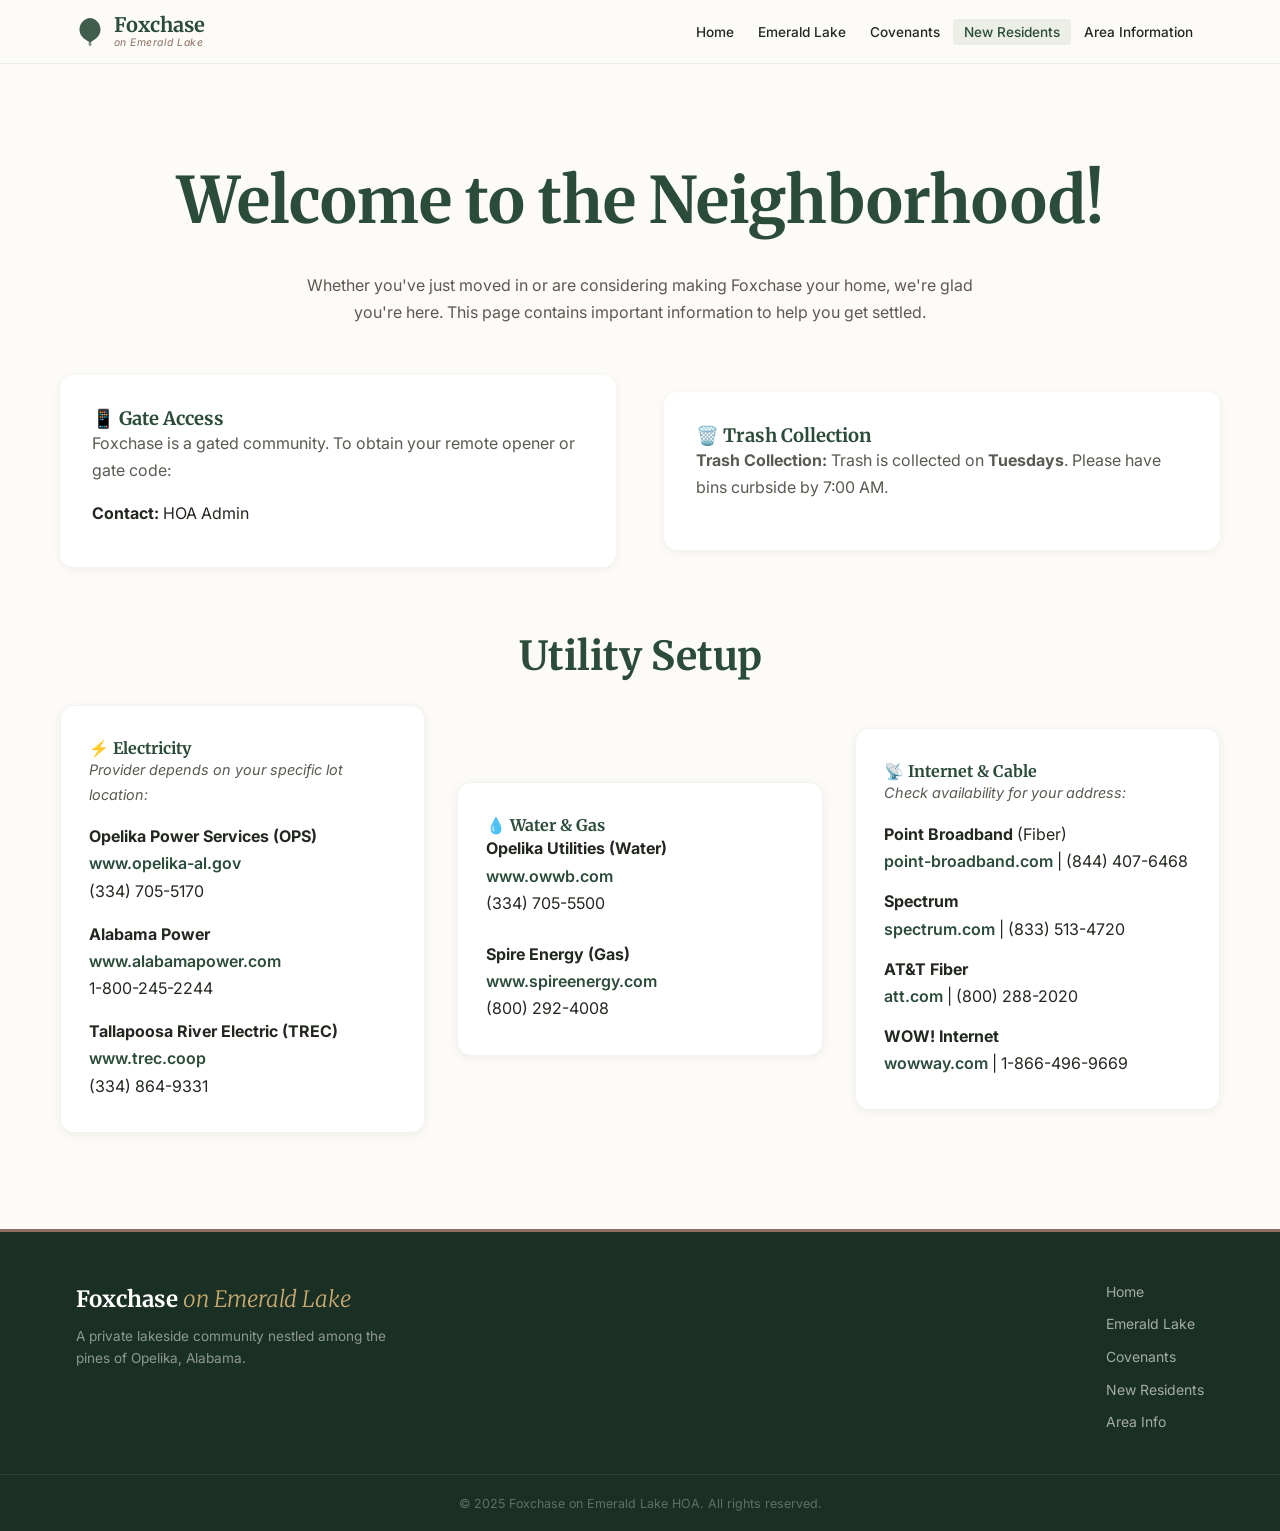
<file: new-residents.html>
<!DOCTYPE html>
<html lang="en">

<head>
    <meta charset="UTF-8">
    <meta name="viewport" content="width=device-width, initial-scale=1.0">
    <title>New Residents | Foxchase Community</title>
    <link rel="stylesheet" href="styles.css">
    <link rel="preconnect" href="https://fonts.googleapis.com">
    <link rel="preconnect" href="https://fonts.gstatic.com" crossorigin>
    <link
        href="https://fonts.googleapis.com/css2?family=Merriweather:ital,wght@0,300;0,400;0,700;1,300&family=Inter:wght@300;400;500;600&display=swap"
        rel="stylesheet">
    <script src="script.js" defer></script>
</head>

<body>
    <header class="site-header">
        <div class="container header-container">
            <a href="index.html" class="logo">
                <svg class="logo-mark" viewBox="0 0 32 36" fill="none" xmlns="http://www.w3.org/2000/svg" aria-hidden="true">
                    <path d="M16 2C10 2 4 8 4 15C4 20 7 24.5 11.5 27L16 30L20.5 27C25 24.5 28 20 28 15C28 8 22 2 16 2Z" fill="currentColor" opacity="0.9"/>
                    <rect x="14.5" y="29" width="3" height="5" rx="1.5" fill="currentColor" opacity="0.6"/>
                </svg>
                <div class="logo-text">
                    Foxchase
                    <span class="logo-sub">on Emerald Lake</span>
                </div>
            </a>
            <nav class="main-nav">
                <button class="mobile-menu-toggle" aria-label="Toggle navigation">
                    <span class="bar"></span>
                    <span class="bar"></span>
                    <span class="bar"></span>
                </button>
                <ul class="nav-links">
                    <li><a href="index.html">Home</a></li>
                    <li><a href="emerald-lake.html">Emerald Lake</a></li>
                    <li><a href="covenants.html">Covenants</a></li>
                    <li><a href="new-residents.html" class="active">New Residents</a></li>
                    <li><a href="area-info.html">Area Information</a></li>
                    <!-- <li><a href="https://neighborhoodnet.netlify.app/" class="btn btn-primary">Resident Portal</a></li> -->
                </ul>
            </nav>
        </div>
    </header>

    <main class="container section">
        <h1 class="text-center" style="margin-bottom: 2rem;">Welcome to the Neighborhood!</h1>
        <p class="text-center" style="max-width: 700px; margin: 0 auto 3rem;">
            Whether you've just moved in or are considering making Foxchase your home, we're glad you're here. This page
            contains important information to help you get settled.
        </p>

        <div class="grid-2-col" style="gap: 3rem;">
            <!-- Gate Access -->
            <div
                style="background: white; padding: 2rem; border-radius: var(--border-radius-md); box-shadow: var(--shadow-sm);">
                <h3>📱 Gate Access</h3>
                <p>Foxchase is a gated community. To obtain your remote opener or gate code:</p>
                <ul style="list-style-type: none; padding-left: 0;">
                    <li style="margin-bottom: 0.5rem;"><strong>Contact:</strong> HOA Admin</li>

                </ul>
            </div>

            <!-- Mail & Trash -->
            <div
                style="background: white; padding: 2rem; border-radius: var(--border-radius-md); box-shadow: var(--shadow-sm);">
                <h3>🗑️ Trash Collection</h3>
                <p><strong>Trash Collection:</strong> Trash is collected on <strong>Tuesdays</strong>. Please have bins
                    curbside by 7:00 AM.</p>
            </div>
        </div>

        <div style="margin-top: 4rem;">
            <h2 class="text-center margin-bottom-md">Utility Setup</h2>
            <div class="grid-2-col" style="grid-template-columns: repeat(auto-fit, minmax(300px, 1fr)); gap: 2rem;">
                <!-- Power -->
                <div class="amenity-card" style="text-align: left;">
                    <h4>⚡ Electricity</h4>
                    <p style="font-size: 0.9rem; margin-bottom: 1rem;"><em>Provider depends on your specific lot
                            location:</em></p>
                    <ul style="list-style: none; padding: 0;">
                        <li style="margin-bottom: 1rem;">
                            <strong>Opelika Power Services (OPS)</strong><br>
                            <a href="https://www.opelika-al.gov" target="_blank" rel="noopener noreferrer">www.opelika-al.gov</a><br>
                            (334) 705-5170
                        </li>
                        <li style="margin-bottom: 1rem;">
                            <strong>Alabama Power</strong><br>
                            <a href="https://www.alabamapower.com" target="_blank" rel="noopener noreferrer">www.alabamapower.com</a><br>
                            1-800-245-2244
                        </li>
                        <li>
                            <strong>Tallapoosa River Electric (TREC)</strong><br>
                            <a href="https://www.trec.coop" target="_blank" rel="noopener noreferrer">www.trec.coop</a><br>
                            (334) 864-9331
                        </li>
                    </ul>
                </div>

                <!-- Water & Gas -->
                <div class="amenity-card" style="text-align: left;">
                    <h4>💧 Water & Gas</h4>
                    <ul style="list-style: none; padding: 0;">
                        <li style="margin-bottom: 1.5rem;">
                            <strong>Opelika Utilities (Water)</strong><br>
                            <a href="https://www.owwb.com" target="_blank" rel="noopener noreferrer">www.owwb.com</a><br>
                            (334) 705-5500
                        </li>
                        <li>
                            <strong>Spire Energy (Gas)</strong><br>
                            <a href="https://www.spireenergy.com" target="_blank" rel="noopener noreferrer">www.spireenergy.com</a><br>
                            (800) 292-4008
                        </li>
                    </ul>
                </div>

                <!-- Internet -->
                <div class="amenity-card" style="text-align: left;">
                    <h4>📡 Internet & Cable</h4>
                    <p style="font-size: 0.9rem; margin-bottom: 1rem;"><em>Check availability for your address:</em></p>
                    <ul style="list-style: none; padding: 0;">
                        <li style="margin-bottom: 0.8rem;">
                            <strong>Point Broadband</strong> (Fiber)<br>
                            <a href="https://www.point-broadband.com" target="_blank" rel="noopener noreferrer">point-broadband.com</a> | (844) 407-6468
                        </li>
                        <li style="margin-bottom: 0.8rem;">
                            <strong>Spectrum</strong><br>
                            <a href="https://www.spectrum.com" target="_blank" rel="noopener noreferrer">spectrum.com</a> | (833) 513-4720
                        </li>
                        <li style="margin-bottom: 0.8rem;">
                            <strong>AT&amp;T Fiber</strong><br>
                            <a href="https://www.att.com" target="_blank" rel="noopener noreferrer">att.com</a> | (800) 288-2020
                        </li>
                        <li>
                            <strong>WOW! Internet</strong><br>
                            <a href="https://www.wowway.com" target="_blank" rel="noopener noreferrer">wowway.com</a> | 1-866-496-9669
                        </li>
                    </ul>
                </div>
            </div>
        </div>
    </main>

    <footer class="site-footer">
        <div class="container footer-inner">
            <div class="footer-brand">
                <p class="footer-name">Foxchase <em>on Emerald Lake</em></p>
                <p class="footer-tagline">A private lakeside community nestled among the pines of Opelika, Alabama.</p>
            </div>
            <nav class="footer-nav" aria-label="Footer navigation">
                <a href="index.html">Home</a>
                <a href="emerald-lake.html">Emerald Lake</a>
                <a href="covenants.html">Covenants</a>
                <a href="new-residents.html">New Residents</a>
                <a href="area-info.html">Area Info</a>
            </nav>
        </div>
        <div class="footer-bottom">
            <div class="container">
                <p>&copy; 2025 Foxchase on Emerald Lake HOA. All rights reserved.</p>
            </div>
        </div>
    </footer>
</body>

</html>
</file>
<file: styles.css>
/* ═══════════════════════════════════════════════════════════
   FOXCHASE ON EMERALD LAKE — Stylesheet
   Nature-forward, professional design system
   ═══════════════════════════════════════════════════════════ */

:root {
    /* Palette */
    --green-dark:    #243d2f;
    --green:         #2c4c3b;
    --green-mid:     #3d6b52;
    --green-light:   #4a7c64;
    --brown:         #8d6e63;
    --brown-dark:    #6d4c41;
    --gold:          #c9a96e;
    --gold-light:    #dfc08a;

    /* Semantic / emergency colors */
    --color-emergency: #c0392b;
    --color-police:    #1a6fa8;

    /* Surface */
    --bg:            #fdfbf7;
    --surface:       #f0ebe6;
    --surface-dim:   #e5e0db;
    --border:        #d8cfc9;

    /* Text */
    --text:          #222820;
    --text-muted:    #5a5a52;
    --text-light:    #ffffff;

    /* Type */
    --serif:  'Merriweather', Georgia, serif;
    --sans:   'Inter', system-ui, sans-serif;

    /* Radii */
    --r-sm: 6px;
    --r-md: 14px;
    --r-lg: 24px;

    /* Shadows */
    --shadow-sm:  0 2px 8px rgba(36, 61, 47, 0.07);
    --shadow-md:  0 6px 24px rgba(36, 61, 47, 0.11);
    --shadow-lg:  0 18px 48px rgba(36, 61, 47, 0.15);
    --shadow-xl:  0 28px 64px rgba(36, 61, 47, 0.2);

    /* Motion */
    --ease: 0.25s ease;

    /* ── Legacy aliases (used by subpage inline styles) ────── */
    --color-primary:       var(--green);
    --color-primary-light: var(--green-light);
    --color-secondary:     var(--brown);
    --color-accent:        var(--gold);
    --color-background:    var(--bg);
    --color-surface:       var(--surface);
    --color-surface-dim:   var(--surface-dim);
    --color-border:        var(--border);
    --color-text-muted:    var(--text-muted);
    --border-radius-sm:    var(--r-sm);
    --border-radius-md:    var(--r-md);
    --border-radius-lg:    var(--r-lg);
}

/* ── RESET ─────────────────────────────────────────────────── */
*, *::before, *::after { margin: 0; padding: 0; box-sizing: border-box; }
html { scroll-behavior: smooth; }
body {
    font-family: var(--sans);
    font-size: 1rem;
    line-height: 1.7;
    color: var(--text);
    background: var(--bg);
    overflow-x: hidden;
}
img { display: block; max-width: 100%; }

/* ── TYPOGRAPHY ────────────────────────────────────────────── */
h1, h2, h3, h4 {
    font-family: var(--serif);
    color: var(--green);
    line-height: 1.25;
    font-weight: 700;
}
h1 { font-size: clamp(2.4rem, 5.5vw, 4rem); }
h2 { font-size: clamp(1.75rem, 3.5vw, 2.5rem); }
h3 { font-size: 1.15rem; }

p { color: var(--text-muted); margin-bottom: 1rem; }

a {
    color: var(--green);
    font-weight: 600;
    text-decoration: none;
    transition: color var(--ease);
}
a:hover { color: var(--brown); }

.overline {
    display: block;
    font-family: var(--sans);
    font-size: 0.7rem;
    font-weight: 600;
    text-transform: uppercase;
    letter-spacing: 3px;
    color: var(--brown);
    margin-bottom: 0.75rem;
}
.overline-light { color: rgba(255,255,255,0.55); }

/* Accent underline on section h2s */
.content-block h2::after,
.section-header h2::after {
    content: "";
    display: block;
    width: 44px;
    height: 3px;
    background: var(--gold);
    border-radius: 2px;
    margin-top: 14px;
}
.section-header.text-center h2::after {
    margin-left: auto;
    margin-right: auto;
}

/* ── LAYOUT ────────────────────────────────────────────────── */
.container {
    width: 92%;
    max-width: 1160px;
    margin: 0 auto;
    padding: 0 1rem;
}
.section { padding: clamp(3.5rem, 8vw, 6rem) 0; }

.grid-2-col {
    display: grid;
    grid-template-columns: 1fr;
    gap: 3rem;
}
@media (min-width: 780px) {
    .grid-2-col { grid-template-columns: 1fr 1fr; align-items: center; }
}

.text-center  { text-align: center; }
.full-width   { width: 100%; }
.margin-top-md { margin-top: 1.5rem; }
.margin-bottom-md { margin-bottom: 1.5rem; }

/* ── BUTTONS ───────────────────────────────────────────────── */
.btn {
    display: inline-block;
    padding: 0.8em 1.8em;
    font-family: var(--sans);
    font-size: 0.88rem;
    font-weight: 600;
    letter-spacing: 0.3px;
    border: 2px solid transparent;
    border-radius: var(--r-sm);
    cursor: pointer;
    transition: background var(--ease), color var(--ease),
                border-color var(--ease), transform var(--ease), box-shadow var(--ease);
    white-space: nowrap;
}
.btn:hover { transform: translateY(-2px); }

.btn-primary {
    background: var(--green);
    color: #fff;
    border-color: var(--green);
}
.btn-primary:hover {
    background: var(--green-light);
    border-color: var(--green-light);
    color: #fff;
    box-shadow: var(--shadow-md);
}

.btn-secondary {
    background: var(--brown);
    color: #fff;
    border-color: var(--brown);
}
.btn-secondary:hover {
    background: var(--brown-dark);
    border-color: var(--brown-dark);
    color: #fff;
    box-shadow: var(--shadow-md);
}

.btn-outline {
    background: rgba(255,255,255,0.1);
    border-color: rgba(255,255,255,0.65);
    color: #fff;
    backdrop-filter: blur(4px);
}
.btn-outline:hover {
    background: #fff;
    border-color: #fff;
    color: var(--green);
}

.btn-light {
    background: #fff;
    border-color: #fff;
    color: var(--green);
}
.btn-light:hover {
    background: var(--surface);
    border-color: var(--surface);
    color: var(--green);
}

/* ── HEADER ────────────────────────────────────────────────── */
.site-header {
    position: sticky;
    top: 0;
    z-index: 100;
    background: rgba(253, 251, 247, 0.94);
    backdrop-filter: blur(16px);
    -webkit-backdrop-filter: blur(16px);
    border-bottom: 1px solid rgba(36, 61, 47, 0.08);
    padding: 0.9rem 0;
    transition: box-shadow var(--ease);
}
.site-header.scrolled { box-shadow: var(--shadow-sm); }

.header-container {
    display: flex;
    justify-content: space-between;
    align-items: center;
    gap: 1rem;
}

/* Logo */
.logo {
    display: flex;
    align-items: center;
    gap: 0.6rem;
    color: var(--green);
    flex-shrink: 0;
}
.logo:hover { color: var(--green); }

.logo-mark {
    width: 28px;
    height: 32px;
    flex-shrink: 0;
    color: var(--green);
}

.logo-text {
    font-family: var(--serif);
    font-size: 1.25rem;
    font-weight: 700;
    color: var(--green);
    line-height: 1.1;
}
.logo-sub {
    display: block;
    font-family: var(--sans);
    font-size: 0.65rem;
    font-weight: 400;
    font-style: italic;
    color: var(--brown);
    letter-spacing: 0.5px;
    margin-top: 1px;
}

/* Nav links */
.main-nav { display: flex; align-items: center; }

.nav-links {
    list-style: none;
    display: flex;
    gap: 0.15rem;
    align-items: center;
}
.nav-links a {
    font-size: 0.85rem;
    font-weight: 500;
    color: var(--text);
    padding: 0.4em 0.8em;
    border-radius: 4px;
    transition: color var(--ease), background var(--ease);
}
.nav-links a:hover,
.nav-links a.active {
    color: var(--green);
    background: rgba(44, 76, 59, 0.08);
}

/* Hamburger */
.mobile-menu-toggle {
    display: none;
    background: none;
    border: none;
    cursor: pointer;
    padding: 0.5rem;
    z-index: 101;
}
.bar {
    display: block;
    width: 22px;
    height: 2px;
    margin: 4px auto;
    background: var(--green);
    border-radius: 2px;
    transition: all 0.3s ease;
}
.mobile-menu-toggle.active .bar:nth-child(1) { transform: translateY(6px) rotate(45deg); }
.mobile-menu-toggle.active .bar:nth-child(2) { opacity: 0; }
.mobile-menu-toggle.active .bar:nth-child(3) { transform: translateY(-6px) rotate(-45deg); }

@media (max-width: 860px) {
    .mobile-menu-toggle { display: block; }
    .nav-links {
        position: fixed;
        top: 0;
        left: -100%;
        width: min(300px, 82vw);
        height: 100vh;
        flex-direction: column;
        align-items: flex-start;
        background: var(--bg);
        padding: 5.5rem 2rem 2rem;
        gap: 0.35rem;
        box-shadow: 6px 0 32px rgba(0,0,0,0.1);
        transition: left 0.3s ease;
        z-index: 99;
    }
    .nav-links.active { left: 0; }
    .nav-links a { font-size: 1rem; padding: 0.65em 0.6em; width: 100%; }
}

/* ── HERO ──────────────────────────────────────────────────── */
.hero-section {
    position: relative;
    height: 90vh;
    min-height: 580px;
    display: flex;
    align-items: center;
    justify-content: center;
    text-align: center;
    color: #fff;
    overflow: hidden;
}

.hero-bg {
    position: absolute;
    inset: 0;
}
.hero-bg img {
    width: 100%;
    height: 100%;
    object-fit: cover;
    object-position: center;
}

.hero-overlay {
    position: absolute;
    inset: 0;
    background: linear-gradient(
        160deg,
        rgba(20, 40, 28, 0.2) 0%,
        rgba(20, 40, 28, 0.7) 100%
    );
}

.hero-content {
    position: relative;
    z-index: 2;
    max-width: 720px;
    padding: 0 1rem;
}

.hero-eyebrow {
    display: inline-block;
    font-size: 0.7rem;
    font-weight: 500;
    text-transform: uppercase;
    letter-spacing: 3.5px;
    color: rgba(255,255,255,0.8);
    border: 1px solid rgba(255,255,255,0.35);
    border-radius: 100px;
    padding: 0.35em 1.1em;
    margin-bottom: 1.5rem;
    backdrop-filter: blur(4px);
}

.hero-content h1 {
    color: #fff;
    font-size: clamp(2.2rem, 4.5vw, 3.4rem);
    line-height: 1.15;
    margin-bottom: 1.25rem;
    text-shadow: 0 2px 20px rgba(0,0,0,0.2);
    max-width: 100%;
    overflow-wrap: break-word;
}

.hero-content p {
    color: rgba(255,255,255,0.88);
    font-size: clamp(1rem, 2vw, 1.15rem);
    font-weight: 300;
    max-width: 580px;
    margin: 0 auto 2.25rem;
    line-height: 1.75;
}

.hero-actions {
    display: flex;
    gap: 0.85rem;
    flex-wrap: wrap;
    justify-content: center;
}

/* Scroll hint arrow */
.hero-scroll-hint {
    position: absolute;
    bottom: 2rem;
    left: 50%;
    transform: translateX(-50%);
    z-index: 2;
    color: rgba(255,255,255,0.5);
    animation: bounce 2s ease-in-out infinite;
}
@keyframes bounce {
    0%, 100% { transform: translateX(-50%) translateY(0); }
    50%       { transform: translateX(-50%) translateY(6px); }
}

/* ── STAT STRIP ────────────────────────────────────────────── */
.stat-strip {
    background: var(--green);
    padding: 1.75rem 0;
}
.stat-strip-inner {
    display: flex;
    align-items: center;
    justify-content: center;
    flex-wrap: wrap;
    gap: 0;
}
.stat-item {
    text-align: center;
    padding: 0.5rem 2.5rem;
}
.stat-num {
    display: block;
    font-family: var(--serif);
    font-size: 1.75rem;
    font-weight: 700;
    color: var(--gold-light);
    line-height: 1.1;
    margin-bottom: 0.2rem;
}
.stat-label {
    font-size: 0.72rem;
    text-transform: uppercase;
    letter-spacing: 1.5px;
    color: rgba(255,255,255,0.55);
    font-weight: 500;
}
.stat-divider {
    width: 1px;
    height: 38px;
    background: rgba(255,255,255,0.18);
    flex-shrink: 0;
}
@media (max-width: 580px) { .stat-divider { display: none; } }

/* ── CONTENT BLOCKS ────────────────────────────────────────── */
.content-block p { max-width: 500px; }

.image-block {
    border-radius: var(--r-md);
    overflow: hidden;
    box-shadow: var(--shadow-lg);
}
.image-block img {
    width: 100%;
    aspect-ratio: 4/3;
    object-fit: cover;
    transition: transform 0.6s ease;
}
.image-block:hover img { transform: scale(1.04); }

.section-header { margin-bottom: 3rem; }
.section-header p { margin-top: 0.6rem; max-width: 520px; }
.section-header.text-center p { margin-left: auto; margin-right: auto; }

/* ── AMENITIES ─────────────────────────────────────────────── */
.amenities-section {
    background: var(--surface);
    background-image: radial-gradient(var(--surface-dim) 1px, transparent 1px);
    background-size: 22px 22px;
}

.amenities-grid {
    display: grid;
    grid-template-columns: repeat(auto-fit, minmax(260px, 1fr));
    gap: 1.25rem;
}

.amenity-card {
    background: #fff;
    padding: 2rem 1.75rem;
    border-radius: var(--r-md);
    border: 1px solid rgba(36, 61, 47, 0.06);
    box-shadow: var(--shadow-sm);
    text-align: center;
    transition: transform var(--ease), box-shadow var(--ease), border-color var(--ease);
}
.amenity-card:hover {
    transform: translateY(-5px);
    box-shadow: var(--shadow-lg);
    border-color: rgba(74, 124, 100, 0.2);
}

.amenity-icon {
    width: 60px;
    height: 60px;
    border-radius: 50%;
    background: var(--surface);
    display: flex;
    align-items: center;
    justify-content: center;
    margin: 0 auto 1.25rem;
    color: var(--green-mid);
    transition: background var(--ease), color var(--ease);
}
.amenity-card:hover .amenity-icon {
    background: rgba(44, 76, 59, 0.12);
    color: var(--green);
}
.amenity-icon svg { width: 26px; height: 26px; }

.amenity-card h3 { font-size: 1.05rem; margin-bottom: 0.5rem; }
.amenity-card p  { font-size: 0.88rem; margin-bottom: 0; }

/* ── HIGHLIGHT / CTA SECTION ───────────────────────────────── */
.highlight-section {
    position: relative;
    background: var(--green-dark);
    overflow: hidden;
}
/* Subtle diagonal texture */
.highlight-section::before {
    content: "";
    position: absolute;
    inset: 0;
    opacity: 0.05;
    background: repeating-linear-gradient(
        -45deg, #fff, #fff 1px, transparent 1px, transparent 12px
    );
}
.highlight-content {
    position: relative;
    z-index: 1;
}
.highlight-content h2 { color: #fff; }
.highlight-content p  { color: rgba(255,255,255,0.8); max-width: 600px; margin: 0 auto 0; }

.cta-actions {
    display: flex;
    gap: 0.85rem;
    flex-wrap: wrap;
    justify-content: center;
    margin-top: 2rem;
}

/* ── CONTACT ───────────────────────────────────────────────── */
.contact-info p { max-width: 420px; }

.contact-list {
    list-style: none;
    margin-top: 1.75rem;
}
.contact-list li {
    display: flex;
    align-items: flex-start;
    gap: 1rem;
    margin-bottom: 1.5rem;
    font-size: 0.92rem;
    color: var(--text-muted);
}
.contact-icon {
    width: 40px;
    height: 40px;
    border-radius: 50%;
    background: var(--surface);
    display: flex;
    align-items: center;
    justify-content: center;
    flex-shrink: 0;
    color: var(--green-mid);
}
.contact-icon svg { width: 18px; height: 18px; }

.contact-form {
    background: #fff;
    padding: 2.25rem;
    border-radius: var(--r-md);
    box-shadow: var(--shadow-md);
    border: 1px solid var(--border);
}

.form-group { margin-bottom: 1.1rem; }
.form-group label {
    display: block;
    margin-bottom: 0.35rem;
    font-size: 0.82rem;
    font-weight: 600;
    color: var(--green);
}
.form-group input,
.form-group select,
.form-group textarea {
    width: 100%;
    padding: 0.8rem 1rem;
    border: 1.5px solid var(--border);
    border-radius: var(--r-sm);
    font-family: var(--sans);
    font-size: 0.9rem;
    background: var(--bg);
    color: var(--text);
    transition: border-color 0.2s, box-shadow 0.2s;
}
.form-group input:focus,
.form-group select:focus,
.form-group textarea:focus {
    outline: none;
    border-color: var(--green-light);
    background: #fff;
    box-shadow: 0 0 0 3px rgba(74, 124, 100, 0.13);
}
.form-group textarea { resize: vertical; }

/* ── FOOTER ────────────────────────────────────────────────── */
.site-footer {
    background: #1b3025;
    color: #fff;
    font-size: 0.9rem;
    border-top: 3px solid var(--brown);
}

.footer-inner {
    display: flex;
    flex-direction: column;
    gap: 2rem;
    padding-top: 3rem;
    padding-bottom: 2.5rem;
    align-items: center;
    text-align: center;
}
@media (min-width: 640px) {
    .footer-inner {
        flex-direction: row;
        justify-content: space-between;
        align-items: flex-start;
        text-align: left;
    }
}

.footer-brand { max-width: 340px; }
.footer-name {
    font-family: var(--serif);
    font-size: 1.4rem;
    font-weight: 700;
    color: #fff;
    margin-bottom: 0.5rem;
}
.footer-name em {
    font-style: italic;
    font-weight: 300;
    color: var(--gold);
}
.footer-tagline {
    font-size: 0.85rem;
    color: rgba(255,255,255,0.5);
    margin: 0;
    line-height: 1.6;
}

.footer-nav {
    display: flex;
    flex-direction: column;
    gap: 0.55rem;
    align-items: center;
}
@media (min-width: 640px) { .footer-nav { align-items: flex-start; } }
.footer-nav a {
    color: rgba(255,255,255,0.6);
    font-weight: 400;
    font-size: 0.875rem;
    transition: color var(--ease);
}
.footer-nav a:hover { color: var(--gold); }

.footer-bottom {
    border-top: 1px solid rgba(255,255,255,0.08);
    padding: 1.1rem 0;
    text-align: center;
    color: rgba(255,255,255,0.3);
    font-size: 0.78rem;
}
.footer-bottom p { color: inherit; margin: 0; }

/* ── ANIMATIONS ────────────────────────────────────────────── */
.fade-in-up {
    opacity: 0;
    animation: fadeInUp 0.9s ease-out forwards;
}
.delay-1 { animation-delay: 0.2s; }
.delay-2 { animation-delay: 0.4s; }

@keyframes fadeInUp {
    from { opacity: 0; transform: translateY(22px); }
    to   { opacity: 1; transform: none; }
}

.fade-in-section {
    opacity: 0;
    transform: translateY(16px);
    transition: opacity 0.7s ease, transform 0.7s ease;
}
.fade-in-section.visible { opacity: 1; transform: none; }

/* ── EMERGENCY CARDS (area-info.html) ─────────────────────── */
.emergency-card--medical { border-left: 4px solid var(--color-emergency); }
.emergency-card--police  { border-left: 4px solid var(--color-police); }

/* ── FORM FEEDBACK ─────────────────────────────────────────── */
.form-success,
.form-error {
    margin-top: 1rem;
    padding: 0.75rem 1rem;
    border-radius: var(--r-sm);
    font-size: 0.88rem;
    font-weight: 500;
}
.form-success {
    background: rgba(44, 76, 59, 0.1);
    color: var(--green);
    border: 1px solid rgba(44, 76, 59, 0.2);
}
.form-error {
    background: rgba(192, 57, 43, 0.08);
    color: var(--color-emergency);
    border: 1px solid rgba(192, 57, 43, 0.2);
}

/* ── LEGACY COMPAT (used by subpages) ──────────────────────── */
.icon-box {
    width: 64px;
    height: 64px;
    line-height: 64px;
    font-size: 1.8rem;
    text-align: center;
    border-radius: 50%;
    background: var(--surface);
    margin: 0 auto 1rem;
}
</file>
